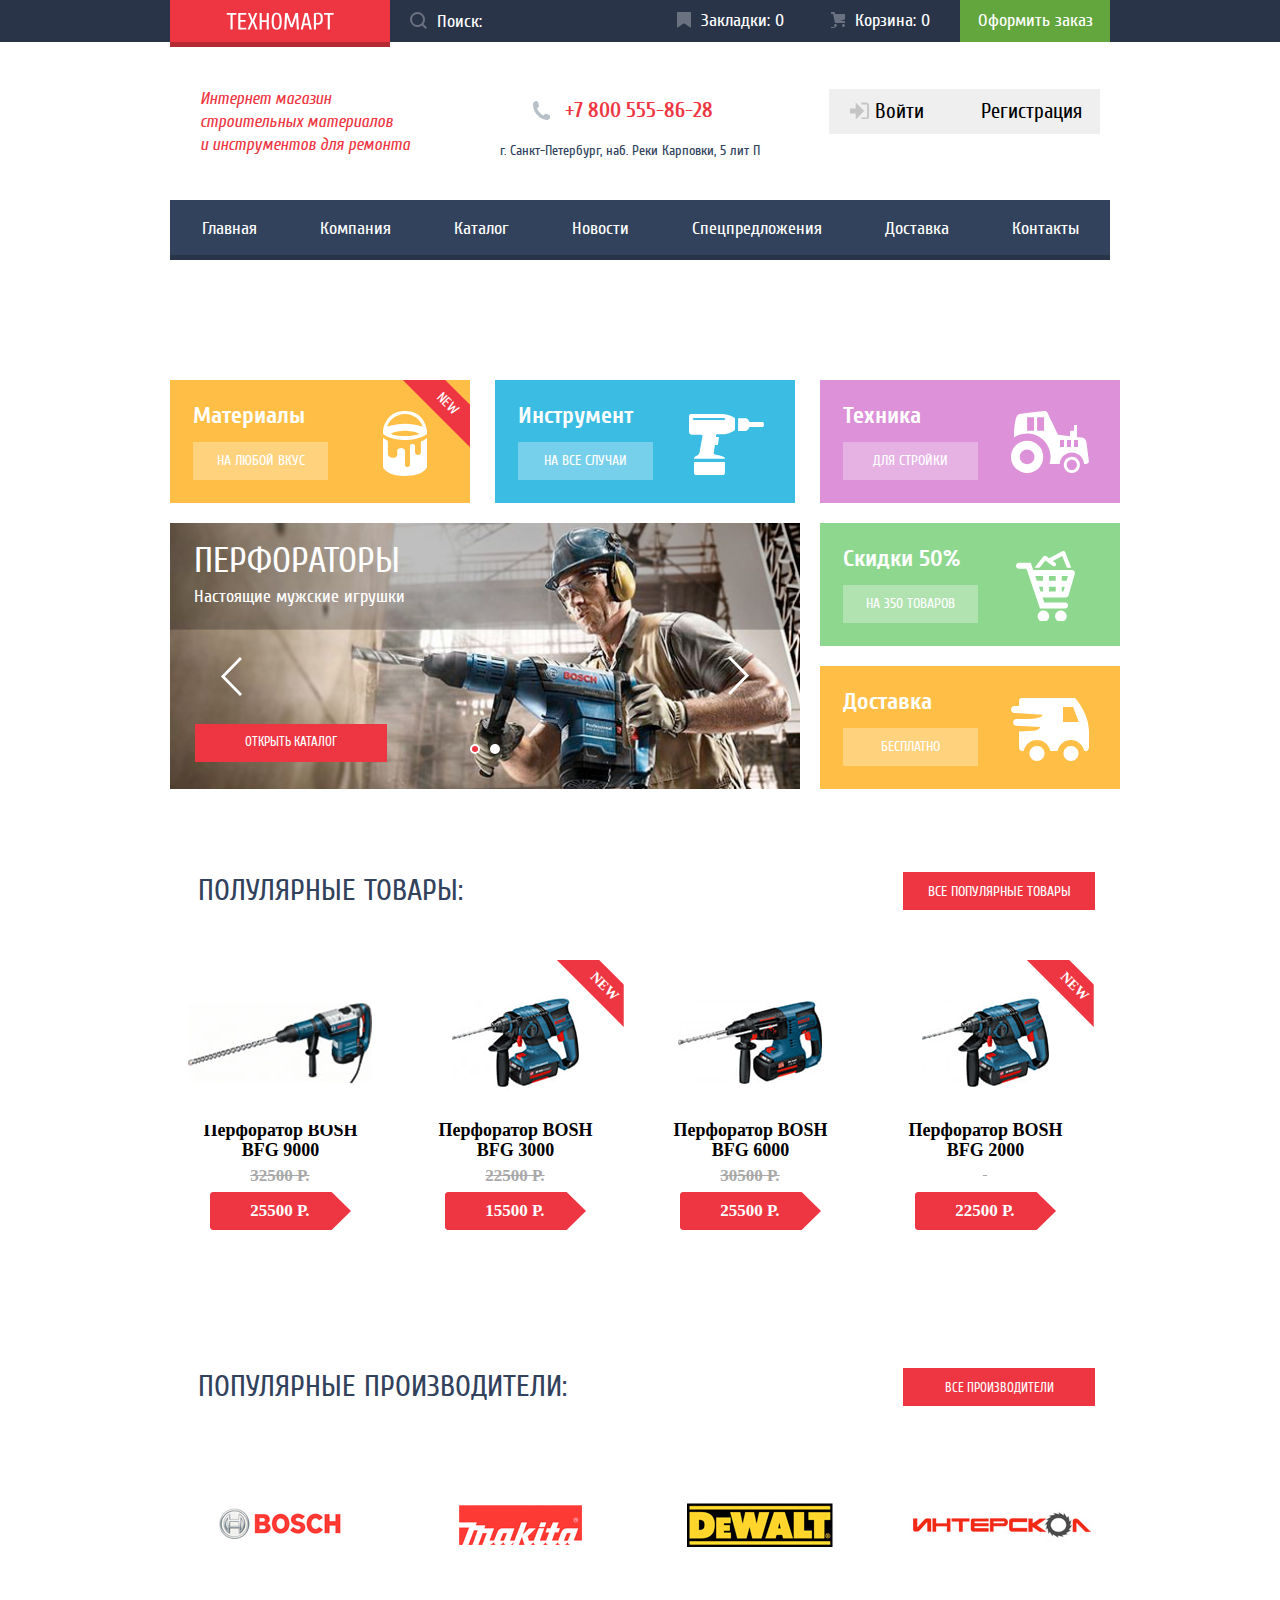
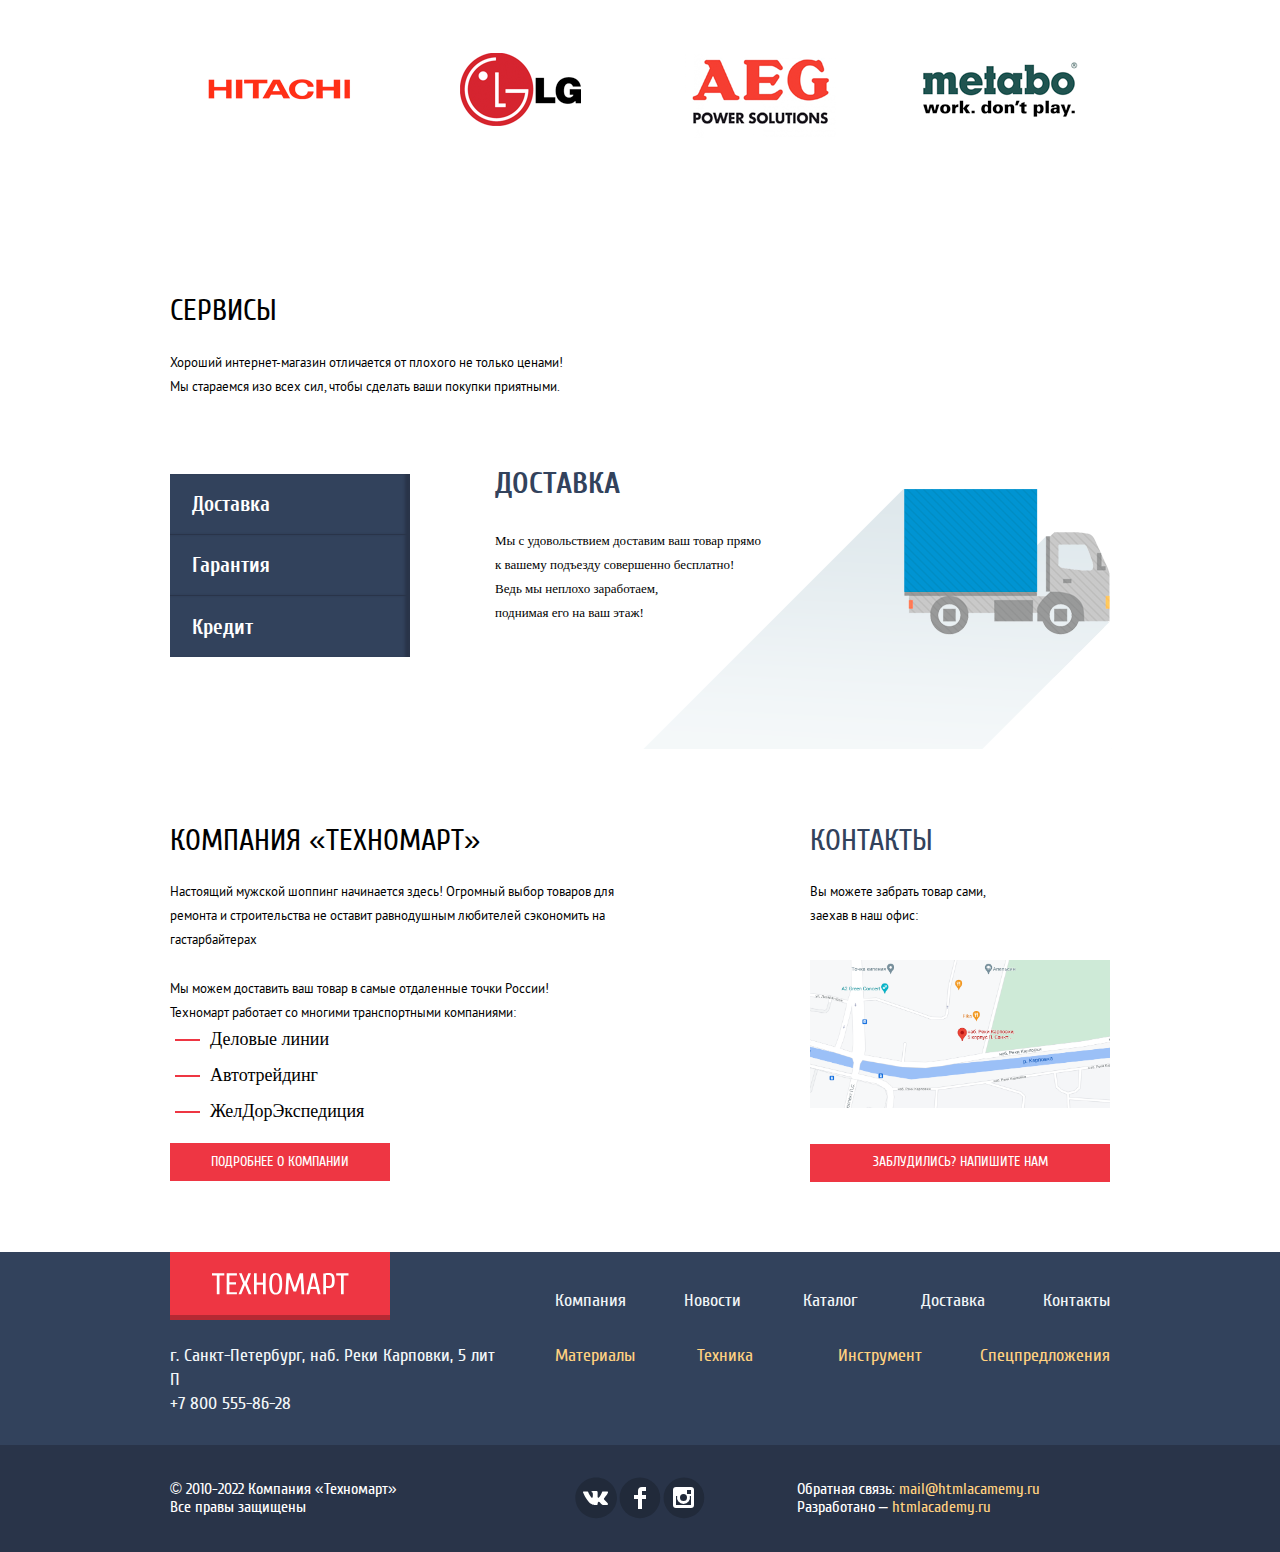
<file: index.html>
<!DOCTYPE html>
<html class="page" lang="ru">

<head>
  <meta charset="utf-8" />
  <link rel="stylesheet" href="css/normalize.css">
  <link rel="stylesheet" href="css/mincss.css">
  <link rel="icon" href="favicon.ico">
  <link rel="icon" href="favicon/ico.svg" type="image/svg+xml">
  <link rel="apple-touch-icon" href="favicon/180.png">
  <link rel="manifest" href="manifest.webmanifest">
  <title>
    Интернет магазин строительных материлов и инструментов Техномарт
  </title>
</head>

<body class="page-body">

  <!--Header-->

  <header class="main-header">
    <section class="main-header-up">
      <div class="main-header-up-container container">
        <div class="main-logo">
          <svg aria-hidden="true" focusable="false" alt="Логотип техномарт" width="108" height="18" fill="none"
            xmlns="http://www.w3.org/2000/svg">
            <path fill-rule="evenodd" clip-rule="evenodd"
              d="M103.847 2.659v14.79h-2.113V2.66h-3.756V1.015h9.626v1.644h-3.757Zm-8.135 8.698a3.02 3.02 0 0 1-1.385.986c-.556.196-1.217.294-1.984.294-.36 0-.767-.024-1.22-.07-.455-.048-.83-.102-1.128-.165v5.048h-2.113V1.25a11.07 11.07 0 0 1 1.796-.364 16.94 16.94 0 0 1 1.96-.106c.94 0 1.738.098 2.396.294.657.195 1.19.52 1.596.974.407.454.704 1.057.892 1.808.188.751.282 1.683.282 2.794 0 1.142-.09 2.097-.27 2.864-.18.767-.454 1.382-.822 1.843Zm-1.197-6.82c-.118-.564-.301-1.01-.552-1.338a1.995 1.995 0 0 0-.95-.693c-.384-.133-.842-.2-1.374-.2h-1.644v8.687h1.644c.532 0 .99-.066 1.373-.2.384-.132.7-.363.951-.692.25-.329.434-.775.552-1.338.117-.564.176-1.268.176-2.113s-.059-1.55-.176-2.113ZM82.6 13.224h-4.696l-1.056 4.226h-2.114l3.992-16.435h3.052l3.991 16.435h-2.113L82.6 13.224Zm-2.301-9.861h-.094l-1.949 8.217h3.992l-1.95-8.217ZM70.156 5.24h-.117l-3.405 10.096h-2.113L61.117 5.24H61l-.705 12.209h-2.113l.94-16.435h2.582l3.827 11.27h.094l3.827-11.27h2.582l.94 16.435H70.86L70.157 5.24ZM54.38 15.924c-.438.642-.967 1.095-1.585 1.361-.618.267-1.326.4-2.125.4-.798 0-1.506-.133-2.125-.4-.618-.266-1.146-.72-1.584-1.361-.439-.642-.771-1.507-.998-2.595-.227-1.087-.34-2.453-.34-4.097 0-1.643.113-3.009.34-4.097.227-1.087.56-1.952.998-2.594.438-.642.966-1.096 1.584-1.362C49.163.913 49.871.78 50.67.78c.799 0 1.507.133 2.125.4.618.265 1.147.72 1.585 1.361.438.642.77 1.507.998 2.594.227 1.088.34 2.454.34 4.097 0 1.644-.113 3.01-.34 4.097-.227 1.088-.56 1.953-.998 2.595ZM53.358 5.758c-.165-.908-.38-1.628-.646-2.16-.266-.533-.58-.9-.94-1.104a2.218 2.218 0 0 0-1.103-.305c-.375 0-.743.102-1.103.305-.36.204-.673.571-.94 1.104-.265.532-.48 1.252-.645 2.16-.164.907-.247 2.066-.247 3.474 0 1.41.083 2.567.247 3.475.164.908.38 1.628.646 2.16.266.532.579.9.939 1.104.36.203.728.305 1.103.305.376 0 .744-.102 1.104-.305.36-.204.673-.572.939-1.104.266-.532.481-1.252.645-2.16.165-.908.247-2.066.247-3.475 0-1.408-.082-2.567-.246-3.474ZM40.69 9.937h-4.93v7.513h-2.114V1.015h2.114v7.278h4.93V1.015h2.113V17.45h-2.113V9.937ZM29.54 17.45l-2.935-7.044-2.935 7.044h-2.113l3.522-8.452-3.17-7.983h2.113l2.583 6.574 2.582-6.574H31.3l-3.17 7.983 3.523 8.452H29.54ZM12.283 1.015h7.983v1.644h-5.87v5.4h5.165v1.643h-5.165v6.104h5.87v1.644h-7.983V1.015ZM6.648 17.45H4.535V2.659H.78V1.015h9.626v1.644H6.648v14.79Z"
              fill="#fff" />
          </svg>
        </div>
        <div class="search-container">
          <input aria-label="Поиск" class="header-search" type="search" name="search" placeholder="Поиск:" />
        </div>
        <div class="main-header-up-menu">
          <button class="bookmarks" type="button">Закладки: 0</button><button class="basket basket-index"
            type="button">Корзина: 0
          </button><button class="checkout-button" type="button">Оформить заказ</button>
        </div>
      </div>
    </section>

    <!--header-down-->

    <section class="main-header-down">
      <div class="main-header-down-container container">
        <h1>
          Интернет магазин<br />строительных материалов<br />и инструментов для
          ремонта
        </h1>
        <div class="header-contacts">
          <a class="header-phone" href="tel:+78005558628">+7 800 555-86-28</a>
          <p>г. Санкт-Петербург, наб. Реки Карповки, 5 лит П</p>
        </div>
        <div class="main-header-down-button">
          <button class="button-login" type="button">Войти</button><button class="button-regestration"
            type="button">Регистрация</button>
        </div>
      </div>
    </section>

    <!--Navigation-->
    <nav class="main-navigation">
      <ul class="navigation-list container">
        <li class="navigation-item"><a href="#">Главная</a></li>
        <li class="navigation-item"><a href="blank.html">Компания</a></li>
        <li class="navigation-item"><a href="catalog.html">Каталог</a></li>
        <li class="navigation-item"><a href="blank.html">Новости</a></li>
        <li class="navigation-item"><a href="blank.html">Спецпредложения</a></li>
        <li class="navigation-item"><a href="blank.html">Доставка</a></li>
        <li class="navigation-item"><a href="blank.html">Контакты</a></li>
      </ul>
    </nav>
  </header>

  <!--Main-->
  <!--blocks and slider-->
  <main>
    <section class="main-products container">
      <h2 class="visually-hidden">Преимущества</h2>
      <div class="main-products-containter container">
        <div class="main-products-card main-products-card-one">
          <h3>Материалы</h3>
          <a class="button-cart" href="#">На любой вкус</a>
          <div aria-hidden="true" focusable="false" class="icon-new-product">New</div>
        </div>
        <div class="main-products-card main-products-card-two">
          <h3>Инструмент</h3>
          <a class="button-cart" href="#">На все случаи</a>
        </div>
        <div class="main-products-card main-products-card-three">
          <h3>Техника</h3>
          <a class="button-cart" href="#">Для стройки</a>
        </div>
        <div class="main-products-card main-products-card-four">
          <h3>Скидки 50%</h3>
          <a class="button-cart" href="#">На 350 товаров</a>
        </div>
        <div class="main-products-card main-products-card-five">
          <h3>Доставка</h3>
          <a class="button-cart" href="#">Бесплатно</a>
        </div>

        <!--Slider-->
        <div class="slider-container">
          <div class="main-slider">
            <div class="item-slide slide-one">
              <p class="slide-text slide-title">Перфораторы</p>
              <p class="slide-text slide-description">Настоящие мужские игрушки</p>
              <img src="img/slider/slide1.jpg" width="630" height="266" alt="" />
            </div>
            <div class="item-slide slide-two">
              <p class="slide-text slide-title">Дрели</p>
              <p class="slide-text slide-description">Соседям на радость!</p>
              <img src="img/slider/slide2.jpg" width="630" height="266" alt="" />
            </div>
          </div>
          <a class="next-slider" href=""></a>
          <a class="back-slider" href=""></a>
          <a href="catalog.html" class="button button-slider">Открыть каталог</a>
          <ul class="list-dots">
            <li><button class="item-dots item-dots-one background-dots"></button></li>
            <li><button class="item-dots item-dots-two"></button></li>
          </ul>
        </div>
      </div>
    </section>

    <!--Popular goods-->
    <section class="popular-goods container">
      <div class="popular-goods-grid ">
        <div class="popular-goods-grid-title">
          <h2 class="big-title">Полулярные товары:</h2>
        </div>
        <a href="#" class="button popular-goods-grid-button">Все популярные товары</a>
        <ul class="popular-goods-list">
          <li class="popular-goods-item popular-goods-item-one">
            <div class="image-central">
              <img src="img/popular-goods/popular-goods-1.jpg" width="184" height="164"
                alt="Перфоратор BOSH BFG 90-0" />
              <button index="1" class="button button-add-goods">Купить</button>
              <button class="button button-add-bookmarks">В закладки</button>
              <div class="background-goods"></div>
            </div>
            <p class="name-good">Перфоратор BOSH BFG 9000</p>
            <p class="old-price">32500 Р.</p>
            <p class="actual-price">25500 Р.</p>
          </li>

          <li class="popular-goods-item popular-goods-two">
            <div class="image-central">
              <img src="img/popular-goods/popular-goods-2.jpg" width="127" height="122"
                alt="Перфоратор BOSH BFG 3000" />
              <button class="button button-add-goods">Купить</button>
              <button class="button button-add-bookmarks">В закладки</button>
              <div class="background-goods"></div>
            </div>
            <p class="name-good">Перфоратор BOSH BFG 3000</p>
            <p class="old-price">22500 Р.</p>
            <p class="actual-price">15500 Р.</p>
            <div class="icon-new">New</div>
          </li>

          <li class="popular-goods-item popular-goods-three">
            <div class="image-central">
              <img src="img/popular-goods/popular-goods-3.jpg" width="144" height="128"
                alt="Перфоратор BOSH BFG 6000" />
              <button class="button button-add-goods">Купить</button>
              <button class="button button-add-bookmarks">В закладки</button>
              <div class="background-goods"></div>
            </div>
            <p class="name-good">Перфоратор BOSH BFG 6000</p>
            <p class="old-price">30500 Р.</p>
            <p class="actual-price">25500 Р.</p>
          </li>

          <li class="popular-goods-item popular-goods-four">
            <div class="image-central">
              <img src="img/popular-goods/popular-goods-4.jpg" width="127" height="112"
                alt="Перфоратор BOSH BFG 2000" />
              <button class="button button-add-goods">Купить</button>
              <button class="button button-add-bookmarks">В закладки</button>
              <div class="background-goods"></div>
            </div>
            <p class="name-good">Перфоратор BOSH BFG 2000</p>
            <p class="old-price">&nbsp;</p>
            <p class="actual-price">22500 Р.</p>
            <div class="icon-new">New</div>
          </li>
        </ul>
      </div>
    </section>

    <!--Popular-manufacturers-->
    <section class="popular-manufacturers container">
      <h2 class="visually-hidden">Преимущества</h2>
      <div class="popular-manufacturers-up">
        <h2 class="big-title">Популярные производители:</h2>
        <a class="button button-manufacturers" href="#">Все производители</a>
      </div>
      <div class="popular-manufacturers-list">
        <ul>
          <li class="popular-manufacturers-item">
            <a href="">
              <img class="popular-manufacturers-img" src="img/popular-manufacturers/popular-manufacturers-1.png"
                width="126" height="37" alt="Bosh" />
            </a>
          </li>

          <li class="popular-manufacturers-item">
            <a href="">
              <img class="popular-manufacturers-img" src="img/popular-manufacturers/popular-manufacturers-2.png"
                max-width="123" max-height="40" alt="makita" />
            </a>
          </li>

          <li class="popular-manufacturers-item">
            <a href="">
              <img class="popular-manufacturers-img" src="img/popular-manufacturers/popular-manufacturers-3.png"
                max-width="146" max-height="44" alt="devalt" />
            </a>
          </li>

          <li class="popular-manufacturers-item">
            <a href="">
              <img class="popular-manufacturers-img" src="img/popular-manufacturers/popular-manufacturers-4.png"
                max-width="200" max-height="75" alt="Интерскол" />
            </a>
          </li>

          <li class="popular-manufacturers-item">
            <a href="">
              <img class="popular-manufacturers-img" src="img/popular-manufacturers/popular-manufacturers-5.png"
                max-width="169" max-height="31" alt="hitachi" />
            </a>
          </li>

          <li class="popular-manufacturers-item">
            <a href="">
              <img class="popular-manufacturers-img" src="img/popular-manufacturers/popular-manufacturers-6.png"
                max-width="121" max-height="73" alt="lg" />
            </a>
          </li>

          <li class="popular-manufacturers-item">
            <a href="">
              <img class="popular-manufacturers-img" src="img/popular-manufacturers/popular-manufacturers-7.png"
                max-width="151" max-height="96" alt="aeg" />
            </a>
          </li>

          <li class="popular-manufacturers-item">
            <a href="">
              <img class="popular-manufacturers-img" src="img/popular-manufacturers/popular-manufacturers-8.png"
                max-width="204" max-height="69" alt="metabo" />
            </a>
          </li>

        </ul>
      </div>
    </section>

    <!--Service-->
    <section class="service-grid container">
      <h2 class="big-title service-title">Сервисы</h2>
      <p class="little-text little-text-service">Хороший интернет-магазин отличается от плохого не только ценами!
        <br>Мы стараемся изо всех сил, чтобы сделать ваши покупки приятными.
      </p>

      <!--Slider-->
      <div class="service-buttons">
        <button class="service-button service-button-delivery" type="button">Доставка</button>
        <button class="service-button service-button-warranty" type="button">Гарантия</button>
        <button class="service-button service-button-credit" type="button">Кредит</button>
      </div>
      <div class="service-slider">
        <ul class="service-slider-list">
          <li class="service-slider-item service-slider-item-one current">
            <h3 class="service-slide-title">Доставка</h3>
            <p>Мы с удовольствием доставим ваш товар прямо<br>к вашему подъезду совершенно бесплатно!<br>Ведь мы неплохо
              заработаем, <br>поднимая его на ваш этаж!</p>
          </li>
          <li class="service-slider-item service-slider-item-two">
            <h3 class="service-slide-title">Гарантия</h3>
            <p>Если купленный у нас товар поломается или заискрит,<br>а также в случае пожара, спровоцированного
              его<br>возгоранием, вы всегда можете быть уверены в нашей<br>гарантии. Мы обменяем сгоревший товар на
              новый.<br>Дом уж восстановите как-нибудь сами.</p>
          </li>
          <li class="service-slider-item service-slider-item-three">
            <h3 class="service-slide-title">Кредит</h3>
            <p>Залезть в долговую яму стало проще!<br>Кредитные консультанты придут вам на помощь.</p>
            <a class="button service-slide-button" href="">Отправить заявку</a>
          </li>
        </ul>
      </div>
    </section>

    <!--Contacts-->
    <section class="delivery container">
      <h2 class="visually-hidden">Контакты</h2>
      <div class="contact-delivery">
        <h2 class="big-title">Компания «Техномарт»</h2>
        <p class="little-text little-text-one">
          Настоящий мужской шоппинг начинается здесь! Огромный выбор товаров
          для<br /> ремонта и строительства не оставит равнодушным любителей
          сэкономить на<br />
          гастарбайтерах
        </p>
        <p class="little-text little-text-two">
          Мы можем доставить ваш товар в самые отдаленные точки России!<br />
          Техномарт работает со многими транспортными компаниями:
        </p>
        <ul class="delivery-list">
          <li class="delivery-item">Деловые линии</li>
          <li class="delivery-item">Автотрейдинг</li>
          <li class="delivery-item">ЖелДорЭкспедиция</li>
        </ul>
        <a class="button button-contacts" href="blank.html">Подробнее о компании</a>
      </div>
      <div class="contact-main">
        <h2 class="big-title contact-main-contacts">Контакты</h2>
        <p class="little-text">
          Вы можете забрать товар сами,<br />
          заехав в наш офис:
        </p>
        <a class="min-map" href="#" alt="Карта" aria-hidden="true" focusable="false">
          <img aria-hidden="true" focusable="false" src="img/map.png" width="300" height="158" alt="map" /></a>
        <button class="button-usual button" type="button">Заблудились? Напишите нам</button>
      </div>
    </section>
  </main>

  <!--footer-->

  <footer class="page-footer">
    <section class="footer-up container">
      <div aria-hidden="true" focusable="false" class="footer-logo">
        <svg width="138" height="23" viewbox="0 0 138 23" fill="none" xmlns="http://www.w3.org/2000/svg">
          <path fill-rule="evenodd" clip-rule="evenodd"
            d="M132.694 3.39708V22.2971H129.994V3.39708H125.194V1.29708H137.494V3.39708H132.694ZM122.299 14.5121C121.829 15.1021 121.239 15.5221 120.529 15.7721C119.819 16.0221 118.974 16.1471 117.994 16.1471C117.534 16.1471 117.014 16.1171 116.434 16.0571C115.854 15.9971 115.374 15.9271 114.994 15.8471V22.2971H112.294V1.59707C113.054 1.37707 113.819 1.22207 114.589 1.13207C115.359 1.04207 116.194 0.99707 117.094 0.99707C118.294 0.99707 119.314 1.12207 120.154 1.37207C120.994 1.62207 121.674 2.03707 122.194 2.61707C122.714 3.19707 123.094 3.96707 123.334 4.92707C123.574 5.88707 123.694 7.07707 123.694 8.49707C123.694 9.95707 123.579 11.1771 123.349 12.1571C123.119 13.1371 122.769 13.9221 122.299 14.5121ZM120.769 5.79706C120.619 5.07706 120.384 4.50706 120.064 4.08706C119.744 3.66706 119.339 3.37206 118.849 3.20206C118.359 3.03206 117.774 2.94706 117.094 2.94706H114.994V14.0471H117.094C117.774 14.0471 118.359 13.9621 118.849 13.7921C119.339 13.6221 119.744 13.3271 120.064 12.9071C120.384 12.4871 120.619 11.9171 120.769 11.1971C120.919 10.4771 120.994 9.57706 120.994 8.49706C120.994 7.41706 120.919 6.51706 120.769 5.79706ZM105.544 16.8971H99.544L98.194 22.2971H95.494L100.594 1.29708H104.494L109.594 22.2971H106.894L105.544 16.8971ZM102.604 4.29706H102.484L99.994 14.7971H105.094L102.604 4.29706ZM89.644 6.69708H89.494L85.144 19.5971H82.444L78.094 6.69708H77.944L77.044 22.2971H74.344L75.544 1.29708H78.844L83.734 15.6971H83.854L88.744 1.29708H92.044L93.244 22.2971H90.544L89.644 6.69708ZM69.484 20.3471C68.924 21.1671 68.249 21.7471 67.459 22.0871C66.669 22.4271 65.764 22.5971 64.744 22.5971C63.724 22.5971 62.819 22.4271 62.029 22.0871C61.239 21.7471 60.564 21.1671 60.004 20.3471C59.444 19.5271 59.019 18.4221 58.729 17.0321C58.439 15.6421 58.294 13.8971 58.294 11.7971C58.294 9.69707 58.439 7.95207 58.729 6.56207C59.019 5.17207 59.444 4.06707 60.004 3.24707C60.564 2.42707 61.239 1.84707 62.029 1.50707C62.819 1.16707 63.724 0.99707 64.744 0.99707C65.764 0.99707 66.669 1.16707 67.459 1.50707C68.249 1.84707 68.924 2.42707 69.484 3.24707C70.044 4.06707 70.469 5.17207 70.759 6.56207C71.049 7.95207 71.194 9.69707 71.194 11.7971C71.194 13.8971 71.049 15.6421 70.759 17.0321C70.469 18.4221 70.044 19.5271 69.484 20.3471ZM68.179 7.35707C67.969 6.19707 67.694 5.27707 67.354 4.59707C67.014 3.91707 66.614 3.44707 66.154 3.18707C65.694 2.92707 65.224 2.79707 64.744 2.79707C64.264 2.79707 63.794 2.92707 63.334 3.18707C62.874 3.44707 62.474 3.91707 62.134 4.59707C61.794 5.27707 61.519 6.19707 61.309 7.35707C61.099 8.51707 60.994 9.99707 60.994 11.7971C60.994 13.5971 61.099 15.0771 61.309 16.2371C61.519 17.3971 61.794 18.3171 62.134 18.9971C62.474 19.6771 62.874 20.1471 63.334 20.4071C63.794 20.6671 64.264 20.7971 64.744 20.7971C65.224 20.7971 65.694 20.6671 66.154 20.4071C66.614 20.1471 67.014 19.6771 67.354 18.9971C67.694 18.3171 67.969 17.3971 68.179 16.2371C68.389 15.0771 68.494 13.5971 68.494 11.7971C68.494 9.99707 68.389 8.51707 68.179 7.35707ZM51.994 12.6971H45.694V22.2971H42.994V1.29708H45.694V10.5971H51.994V1.29708H54.694V22.2971H51.994V12.6971ZM37.745 22.2971L33.995 13.2971L30.245 22.2971H27.545L32.045 11.4971L27.995 1.29708H30.695L33.995 9.69708L37.295 1.29708H39.995L35.945 11.4971L40.445 22.2971H37.745ZM15.695 1.29708H25.895V3.39708H18.395V10.2971H24.995V12.3971H18.395V20.1971H25.895V22.2971H15.695V1.29708ZM8.495 22.2971H5.795V3.39708H0.994995V1.29708H13.295V3.39708H8.495V22.2971Z"
            fill="white" />
        </svg>
      </div>
      <div class="footer-contacts">
        <p class="footer-adres">г. Санкт-Петербург, наб. Реки Карповки, 5 лит П</p>
        <a class="footer-phone" href="tel:+78805558628">+7 800 555-86-28</a>
      </div>
      <div class="footer-menu-up">
        <ul class="footer-menu-list">
          <li><a class="footer-menu-item" href="blank.html">Компания</a></li>
          <li><a class="footer-menu-item" href="blank.html">Новости</a></li>
          <li><a class="footer-menu-item" href="catalog.html">Каталог</a></li>
          <li><a class="footer-menu-item" href="catalog.html">Доставка</a></li>
          <li><a class="footer-menu-item" href="blank.html">Контакты</a></li>
        </ul>
      </div>
      <ul class="footer-catalog-list footer-menu-down">
        <li><a class="footer-catalog-item" href="blank.html">Материалы</a></li>
        <li><a class="footer-catalog-item" href="blank.html">Техника</a></li>
        <li><a class="footer-catalog-item" href="blank.html">Инструмент</a></li>
        <li><a class="footer-catalog-item" href="blank.html">Спецпредложения</a></li>
      </ul>
    </section>

    <section class="footer-down">
      <div class="footer-down-container container">
        <div class="copyright">
          <p>© 2010-2022 Компания «Техномарт»<br />Все правы защищены</p>
        </div>
        <div class="social">
          <a aria-label="вконтакте" class="social-button social-button-vk" href="#"></a>
          <a aria-label="facebook" class="social-button social-button-fb" href="#"></a>
          <a aria-label="instagram" class="social-button social-button-ig" href="#"></a>
        </div>
        <div class="feedback">
          <div>
            <div class="footer-feedback">Обратная связь:
              <a href="mailto:mail@htmlacamemy.ru">mail@htmlacamemy.ru</a>
            </div>
          </div>
          <div>
            <div class="footer-feedback">Разработано ‒
              <a href="https://htmlacademy.ru/intensive/htmlcss">htmlacademy.ru</a>
            </div>
          </div>
        </div>
      </div>
    </section>
  </footer>

  <!--Submission form-->
  <section class="modal modal-feedback container display-none">
    <form class="modal-feedback-form" action="https://echo.htmlacademy.ru" method="post">
      <button aria-labe="Закрыть окно" class="button-close button-close-feedback" href="">
        <img class="icon-close" src="img/icon/icon-close.svg" width="21" height="21" />
      </button>
      <div class="modal-login">
        <label for="name">Ваше имя</label><br>
        <input class="modal-login-input modal-form" id="name" name="login-name" type="text" placeholder="Имя фамилия" />
      </div>
      <div class="modal-email">
        <label for="email">Ваше e-mail</label><br>
        <input class="modal-email-input modal-form" id="email" name="login-email" type="email"
          placeholder="email@example.com" />
      </div>
      <div class="modal-text">
        <label for="login-text">Текст письма</label><br>
        <textarea class="modal-text-area modal-form" id="login-text" name="textarea"
          placeholder="В свободной форме"></textarea>
      </div>
      <button class="button button-modal-feedback" type="submit">Отправить</button>
    </form>
  </section>

  <!--map-->
  <section class="container modal-map display-none">
    <div class="modal-map-form">
      <button aria-labe="Закрыть окно" class="button-close-map" href="">
        <img class="icon-close" src="img/icon/icon-close.svg" width="21" height="21" />
      </button>
      <iframe class="map-img "
        src="https://www.google.com/maps/embed?pb=!1m18!1m12!1m3!1d1996.822446556365!2d30.315220216162075!3d59.968268666669964!2m3!1f0!2f0!3f0!3m2!1i1024!2i768!4f13.1!3m3!1m2!1s0x4696315bc48a26c9%3A0x8a49e1486716f5b1!2z0L3QsNCxLiBQ0LXQutC4INCa0LDRgNC_0L7QstC60LgsIDXQnywg0KHQsNC90LrRgi3Qn9C10YLQtdGA0LHRg9GA0LMsIDE5NzAyMg!5e0!3m2!1sru!2sru!4v1648146772000!5m2!1sru!2sru"
        width="943" height="449" style="border:0;" allowfullscreen="г. Санкт-Петербург, наб. Реки Карповки, 5 лит П"
        loading="lazy" referrerpolicy="no-referrer-when-downgrade"></iframe>
    </div>
  </section>

  <!--modal basket-->

  <form class="modul container modal-basket display-none">
    <p>Товар добавлен в корзину</p>
    <div class="button-modal-basket">
      <button class="button" type="button">Оформить заказ</button>
      <button class="button-next-offer" type="button">
        Продолжить покупки
      </button>
    </div>
    <a class="icon-close" href="">
      <img src="img/icon/icon-close.svg" width="21" height="21" />
    </a>
  </form>

  <script src="js/scriptMin.js"></script>
</body>

</html>
</file>
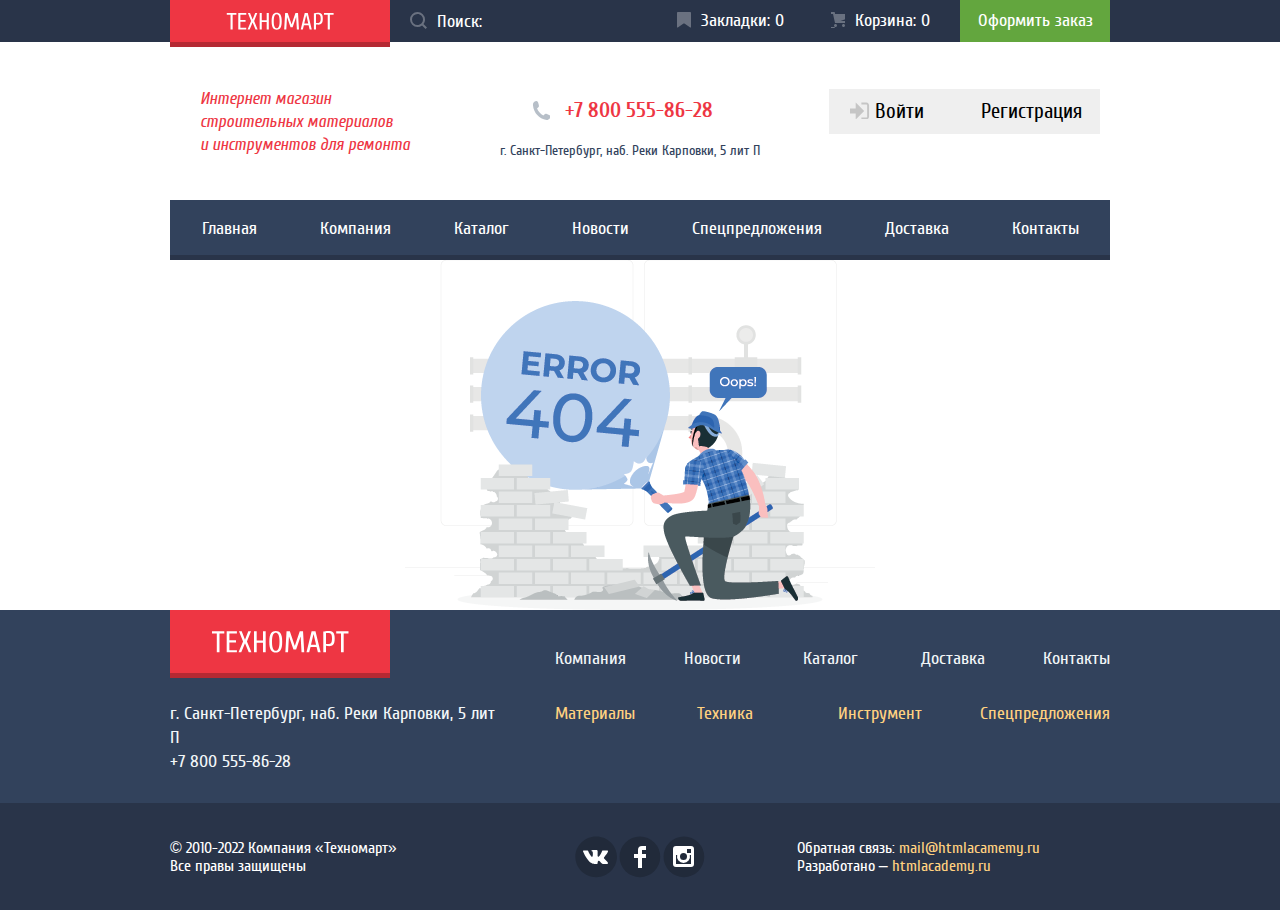
<file: blank.html>
<!DOCTYPE html>
<html class="page" lang="ru">

<head>
  <meta charset="utf-8" />
  <link rel="stylesheet" href="css/normalize.css">
  <link rel="stylesheet" href="css/mincss.css">
  <link rel="icon" href="favicon.ico">
  <link rel="icon" href="favicon/ico.svg" type="image/svg+xml">
  <link rel="apple-touch-icon" href="favicon/180.png">
  <link rel="manifest" href="manifest.webmanifest">
  <title>
    Интернет магазин строительных материлов и инструментов Техномарт
  </title>
</head>

<body class="page-body">

  <!--Header-->

  <header class="main-header">
    <section class="main-header-up">
      <div class="main-header-up-container container">
        <div aria-hidden="true" focusable="false" class="main-logo"><a href="index.html"> <svg width="108" height="18"
              fill="none" xmlns="http://www.w3.org/2000/svg">
              <path fill-rule="evenodd" clip-rule="evenodd"
                d="M103.847 2.659v14.79h-2.113V2.66h-3.756V1.015h9.626v1.644h-3.757Zm-8.135 8.698a3.02 3.02 0 0 1-1.385.986c-.556.196-1.217.294-1.984.294-.36 0-.767-.024-1.22-.07-.455-.048-.83-.102-1.128-.165v5.048h-2.113V1.25a11.07 11.07 0 0 1 1.796-.364 16.94 16.94 0 0 1 1.96-.106c.94 0 1.738.098 2.396.294.657.195 1.19.52 1.596.974.407.454.704 1.057.892 1.808.188.751.282 1.683.282 2.794 0 1.142-.09 2.097-.27 2.864-.18.767-.454 1.382-.822 1.843Zm-1.197-6.82c-.118-.564-.301-1.01-.552-1.338a1.995 1.995 0 0 0-.95-.693c-.384-.133-.842-.2-1.374-.2h-1.644v8.687h1.644c.532 0 .99-.066 1.373-.2.384-.132.7-.363.951-.692.25-.329.434-.775.552-1.338.117-.564.176-1.268.176-2.113s-.059-1.55-.176-2.113ZM82.6 13.224h-4.696l-1.056 4.226h-2.114l3.992-16.435h3.052l3.991 16.435h-2.113L82.6 13.224Zm-2.301-9.861h-.094l-1.949 8.217h3.992l-1.95-8.217ZM70.156 5.24h-.117l-3.405 10.096h-2.113L61.117 5.24H61l-.705 12.209h-2.113l.94-16.435h2.582l3.827 11.27h.094l3.827-11.27h2.582l.94 16.435H70.86L70.157 5.24ZM54.38 15.924c-.438.642-.967 1.095-1.585 1.361-.618.267-1.326.4-2.125.4-.798 0-1.506-.133-2.125-.4-.618-.266-1.146-.72-1.584-1.361-.439-.642-.771-1.507-.998-2.595-.227-1.087-.34-2.453-.34-4.097 0-1.643.113-3.009.34-4.097.227-1.087.56-1.952.998-2.594.438-.642.966-1.096 1.584-1.362C49.163.913 49.871.78 50.67.78c.799 0 1.507.133 2.125.4.618.265 1.147.72 1.585 1.361.438.642.77 1.507.998 2.594.227 1.088.34 2.454.34 4.097 0 1.644-.113 3.01-.34 4.097-.227 1.088-.56 1.953-.998 2.595ZM53.358 5.758c-.165-.908-.38-1.628-.646-2.16-.266-.533-.58-.9-.94-1.104a2.218 2.218 0 0 0-1.103-.305c-.375 0-.743.102-1.103.305-.36.204-.673.571-.94 1.104-.265.532-.48 1.252-.645 2.16-.164.907-.247 2.066-.247 3.474 0 1.41.083 2.567.247 3.475.164.908.38 1.628.646 2.16.266.532.579.9.939 1.104.36.203.728.305 1.103.305.376 0 .744-.102 1.104-.305.36-.204.673-.572.939-1.104.266-.532.481-1.252.645-2.16.165-.908.247-2.066.247-3.475 0-1.408-.082-2.567-.246-3.474ZM40.69 9.937h-4.93v7.513h-2.114V1.015h2.114v7.278h4.93V1.015h2.113V17.45h-2.113V9.937ZM29.54 17.45l-2.935-7.044-2.935 7.044h-2.113l3.522-8.452-3.17-7.983h2.113l2.583 6.574 2.582-6.574H31.3l-3.17 7.983 3.523 8.452H29.54ZM12.283 1.015h7.983v1.644h-5.87v5.4h5.165v1.643h-5.165v6.104h5.87v1.644h-7.983V1.015ZM6.648 17.45H4.535V2.659H.78V1.015h9.626v1.644H6.648v14.79Z"
                fill="#fff" /></a>
          </svg>
        </div>
        <div class="search-container">
          <input aria-label="Поиск" class="header-search" type="search" name="search" placeholder="Поиск:" />
        </div>
        <div class="main-header-up-menu">
          <button class="bookmarks" type="button">Закладки: 0</button><button class="basket basket-index"
            type="button">Корзина: 0
          </button><button class="checkout-button" type="button">Оформить заказ</button>
        </div>
      </div>
    </section>

    <!--header-down-->

    <section class="main-header-down">
      <div class="main-header-down-container container">
        <h1>
          Интернет магазин<br />строительных материалов<br />и инструментов для
          ремонта
        </h1>
        <div class="header-contacts">
          <a class="header-phone" href="tel:+78005558628">+7 800 555-86-28</a>
          <p>г. Санкт-Петербург, наб. Реки Карповки, 5 лит П</p>
        </div>
        <div class="main-header-down-button">
          <button class="button-login" type="button">Войти</button><button class="button-regestration"
            type="button">Регистрация</button>
        </div>
      </div>
    </section>

    <!--Navigation-->
    <nav class="main-navigation">
      <ul class="navigation-list container">
        <li class="navigation-item"><a href="index.html">Главная</a></li>
        <li class="navigation-item"><a href="blank.html">Компания</a></li>
        <li class="navigation-item"><a href="catalog.html">Каталог</a></li>
        <li class="navigation-item"><a href="blank.html">Новости</a></li>
        <li class="navigation-item"><a href="blank.html">Спецпредложения</a></li>
        <li class="navigation-item"><a href="blank.html">Доставка</a></li>
        <li class="navigation-item"><a href="blank.html">Контакты</a></li>
      </ul>
    </nav>
  </header>

  <div class="container">
    <img class="blank" src="img/404.png" alt="404">
  </div>

  <!--footer-->
  <footer class="page-footer page-footer-blank">
    <section class="footer-up container">
      <div aria-hidden="true" focusable="false" class="footer-logo"><a href="index.html">
          <svg width="138" height="23" viewbox="0 0 138 23" fill="none" xmlns="http://www.w3.org/2000/svg">
            <path fill-rule="evenodd" clip-rule="evenodd"
              d="M132.694 3.39708V22.2971H129.994V3.39708H125.194V1.29708H137.494V3.39708H132.694ZM122.299 14.5121C121.829 15.1021 121.239 15.5221 120.529 15.7721C119.819 16.0221 118.974 16.1471 117.994 16.1471C117.534 16.1471 117.014 16.1171 116.434 16.0571C115.854 15.9971 115.374 15.9271 114.994 15.8471V22.2971H112.294V1.59707C113.054 1.37707 113.819 1.22207 114.589 1.13207C115.359 1.04207 116.194 0.99707 117.094 0.99707C118.294 0.99707 119.314 1.12207 120.154 1.37207C120.994 1.62207 121.674 2.03707 122.194 2.61707C122.714 3.19707 123.094 3.96707 123.334 4.92707C123.574 5.88707 123.694 7.07707 123.694 8.49707C123.694 9.95707 123.579 11.1771 123.349 12.1571C123.119 13.1371 122.769 13.9221 122.299 14.5121ZM120.769 5.79706C120.619 5.07706 120.384 4.50706 120.064 4.08706C119.744 3.66706 119.339 3.37206 118.849 3.20206C118.359 3.03206 117.774 2.94706 117.094 2.94706H114.994V14.0471H117.094C117.774 14.0471 118.359 13.9621 118.849 13.7921C119.339 13.6221 119.744 13.3271 120.064 12.9071C120.384 12.4871 120.619 11.9171 120.769 11.1971C120.919 10.4771 120.994 9.57706 120.994 8.49706C120.994 7.41706 120.919 6.51706 120.769 5.79706ZM105.544 16.8971H99.544L98.194 22.2971H95.494L100.594 1.29708H104.494L109.594 22.2971H106.894L105.544 16.8971ZM102.604 4.29706H102.484L99.994 14.7971H105.094L102.604 4.29706ZM89.644 6.69708H89.494L85.144 19.5971H82.444L78.094 6.69708H77.944L77.044 22.2971H74.344L75.544 1.29708H78.844L83.734 15.6971H83.854L88.744 1.29708H92.044L93.244 22.2971H90.544L89.644 6.69708ZM69.484 20.3471C68.924 21.1671 68.249 21.7471 67.459 22.0871C66.669 22.4271 65.764 22.5971 64.744 22.5971C63.724 22.5971 62.819 22.4271 62.029 22.0871C61.239 21.7471 60.564 21.1671 60.004 20.3471C59.444 19.5271 59.019 18.4221 58.729 17.0321C58.439 15.6421 58.294 13.8971 58.294 11.7971C58.294 9.69707 58.439 7.95207 58.729 6.56207C59.019 5.17207 59.444 4.06707 60.004 3.24707C60.564 2.42707 61.239 1.84707 62.029 1.50707C62.819 1.16707 63.724 0.99707 64.744 0.99707C65.764 0.99707 66.669 1.16707 67.459 1.50707C68.249 1.84707 68.924 2.42707 69.484 3.24707C70.044 4.06707 70.469 5.17207 70.759 6.56207C71.049 7.95207 71.194 9.69707 71.194 11.7971C71.194 13.8971 71.049 15.6421 70.759 17.0321C70.469 18.4221 70.044 19.5271 69.484 20.3471ZM68.179 7.35707C67.969 6.19707 67.694 5.27707 67.354 4.59707C67.014 3.91707 66.614 3.44707 66.154 3.18707C65.694 2.92707 65.224 2.79707 64.744 2.79707C64.264 2.79707 63.794 2.92707 63.334 3.18707C62.874 3.44707 62.474 3.91707 62.134 4.59707C61.794 5.27707 61.519 6.19707 61.309 7.35707C61.099 8.51707 60.994 9.99707 60.994 11.7971C60.994 13.5971 61.099 15.0771 61.309 16.2371C61.519 17.3971 61.794 18.3171 62.134 18.9971C62.474 19.6771 62.874 20.1471 63.334 20.4071C63.794 20.6671 64.264 20.7971 64.744 20.7971C65.224 20.7971 65.694 20.6671 66.154 20.4071C66.614 20.1471 67.014 19.6771 67.354 18.9971C67.694 18.3171 67.969 17.3971 68.179 16.2371C68.389 15.0771 68.494 13.5971 68.494 11.7971C68.494 9.99707 68.389 8.51707 68.179 7.35707ZM51.994 12.6971H45.694V22.2971H42.994V1.29708H45.694V10.5971H51.994V1.29708H54.694V22.2971H51.994V12.6971ZM37.745 22.2971L33.995 13.2971L30.245 22.2971H27.545L32.045 11.4971L27.995 1.29708H30.695L33.995 9.69708L37.295 1.29708H39.995L35.945 11.4971L40.445 22.2971H37.745ZM15.695 1.29708H25.895V3.39708H18.395V10.2971H24.995V12.3971H18.395V20.1971H25.895V22.2971H15.695V1.29708ZM8.495 22.2971H5.795V3.39708H0.994995V1.29708H13.295V3.39708H8.495V22.2971Z"
              fill="white" />
          </svg></a>
      </div>
      <div class="footer-contacts">
        <p class="footer-adres">г. Санкт-Петербург, наб. Реки Карповки, 5 лит П</p>
        <a class="footer-phone" href="tel:+78805558628">+7 800 555-86-28</a>
      </div>
      <div class="footer-menu-up">
        <ul class="footer-menu-list">
          <li><a class="footer-menu-item" href="blank.html">Компания</a></li>
          <li><a class="footer-menu-item" href="blank.html">Новости</a></li>
          <li><a class="footer-menu-item" href="catalog.html">Каталог</a></li>
          <li><a class="footer-menu-item" href="catalog.html">Доставка</a></li>
          <li><a class="footer-menu-item" href="blank.html">Контакты</a></li>
        </ul>
      </div>
      <ul class="footer-catalog-list footer-menu-down">
        <li><a class="footer-catalog-item" href="blank.html">Материалы</a></li>
        <li><a class="footer-catalog-item" href="blank.html">Техника</a></li>
        <li><a class="footer-catalog-item" href="blank.html">Инструмент</a></li>
        <li><a class="footer-catalog-item" href="blank.html">Спецпредложения</a></li>
      </ul>
    </section>

    <section class="footer-down">
      <div class="footer-down-container container">
        <div class="copyright">
          <p>© 2010-2022 Компания «Техномарт»<br />Все правы защищены</p>
        </div>
        <div class="social">
          <a aria-label="вконтакте" class="social-button social-button-vk" href="#"></a>
          <a aria-label="facebook" class="social-button social-button-fb" href="#"></a>
          <a aria-label="instagram" class="social-button social-button-ig" href="#"></a>
        </div>
        <div class="feedback">
          <div>
            <div class="footer-feedback">Обратная связь:
              <a href="mailto:mail@htmlacamemy.ru">mail@htmlacamemy.ru</a>
            </div>
          </div>
          <div>
            <div class="footer-feedback">Разработано ‒
              <a href="https://htmlacademy.ru/intensive/htmlcss">htmlacademy.ru</a>
            </div>
          </div>
        </div>
      </div>
    </section>
  </footer>
</body>

</html>
</file>
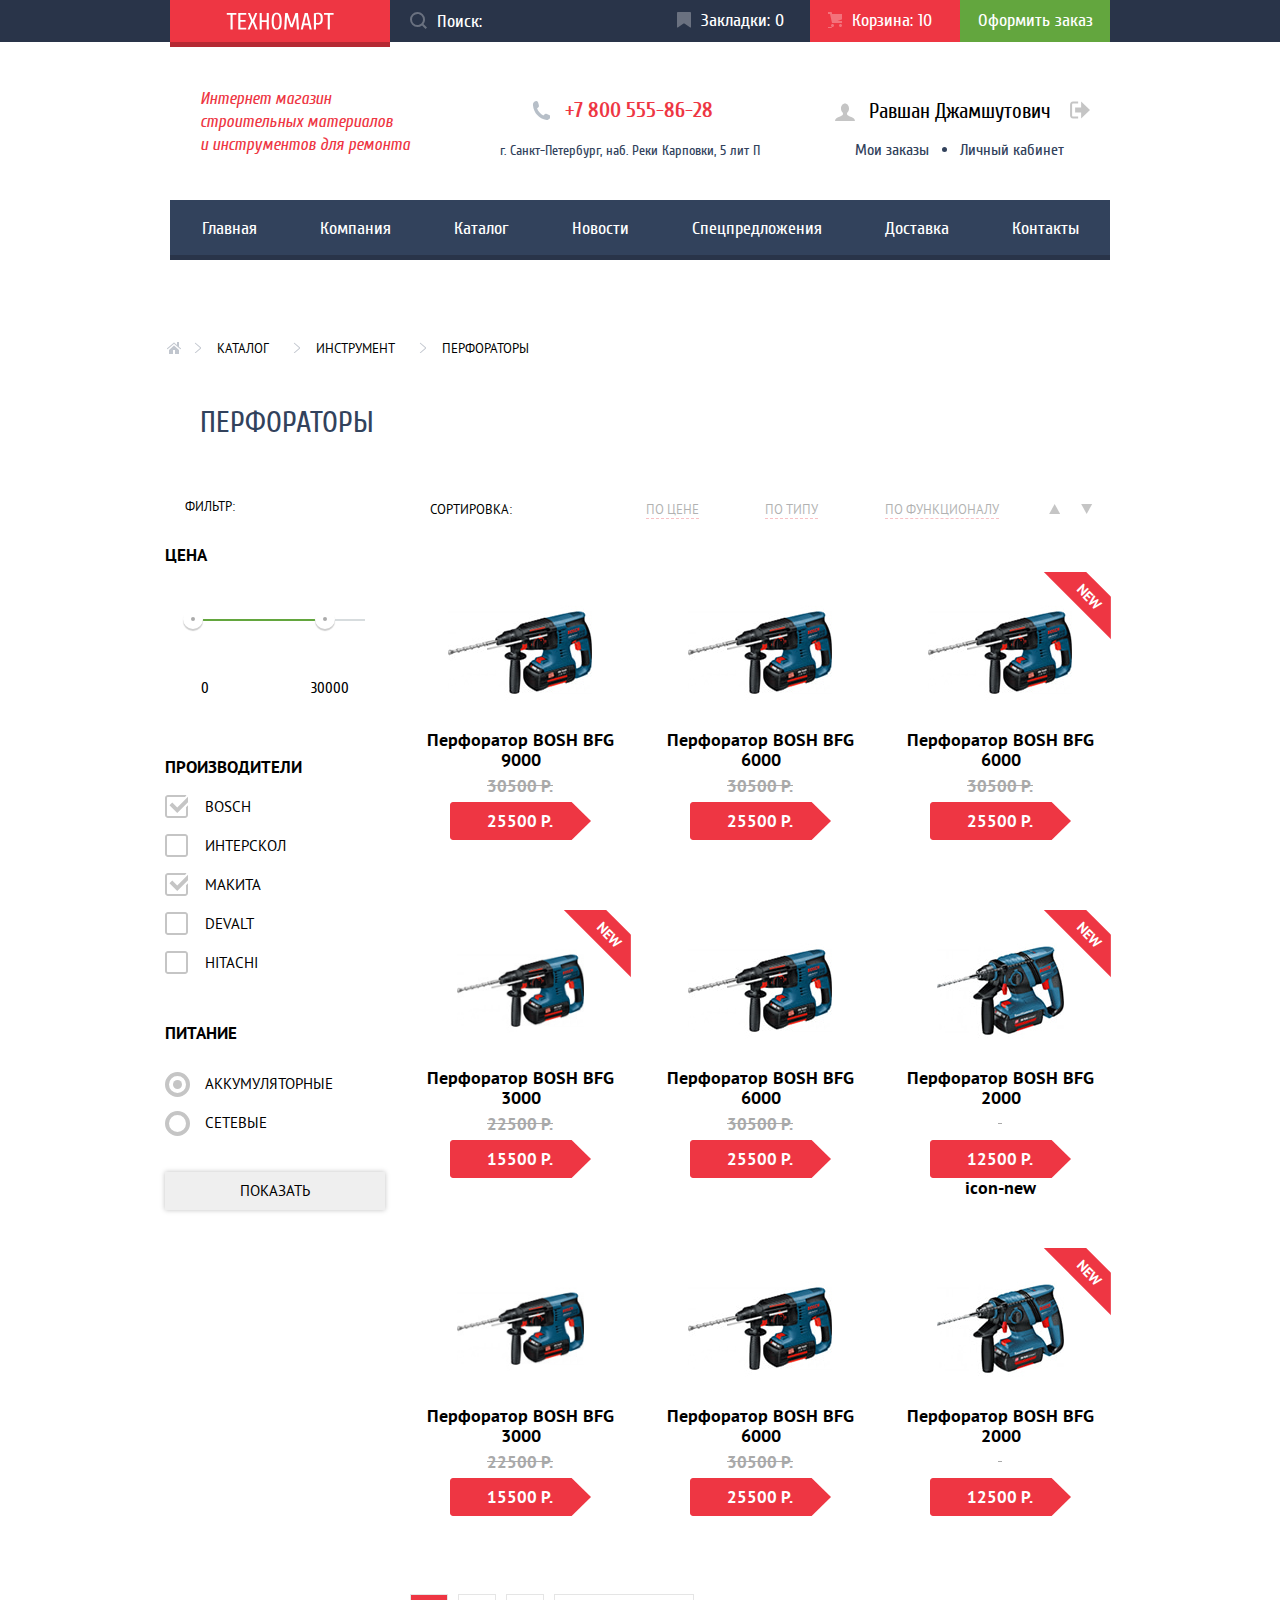
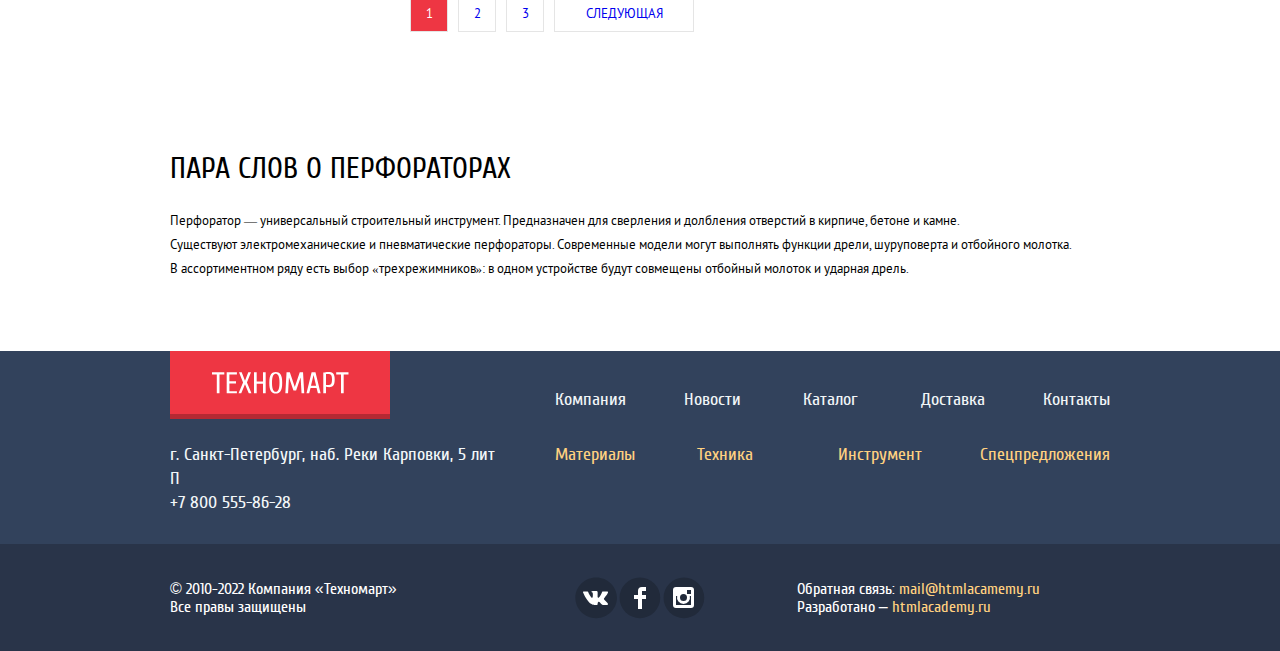
<file: catalog.html>
<!DOCTYPE html>
<html class="page" lang="ru">

<head>
  <meta charset="utf-8" />
  <link rel="stylesheet" href="css/normalize.css">
  <link rel="stylesheet" href="css/mincss.css">
  <link rel="icon" href="favicon.ico">
  <link rel="icon" href="favicon/ico.svg" type="image/svg+xml">
  <link rel="apple-touch-icon" href="favicon/180.png">
  <link rel="manifest" href="manifest.webmanifest">
  <title>
    Интернет магазин строительных материлов и инструментов Техномарт
  </title>
</head>

<body class="page-body">

  <!--Header-->

  <header class="main-header">
    <section class="main-header-up">
      <div class="main-header-up-container container">
        <div aria-hidden="true" focusable="false" class="main-logo"><a href="index.html"> <svg width="108" height="18"
              fill="none" xmlns="http://www.w3.org/2000/svg">
              <path fill-rule="evenodd" clip-rule="evenodd"
                d="M103.847 2.659v14.79h-2.113V2.66h-3.756V1.015h9.626v1.644h-3.757Zm-8.135 8.698a3.02 3.02 0 0 1-1.385.986c-.556.196-1.217.294-1.984.294-.36 0-.767-.024-1.22-.07-.455-.048-.83-.102-1.128-.165v5.048h-2.113V1.25a11.07 11.07 0 0 1 1.796-.364 16.94 16.94 0 0 1 1.96-.106c.94 0 1.738.098 2.396.294.657.195 1.19.52 1.596.974.407.454.704 1.057.892 1.808.188.751.282 1.683.282 2.794 0 1.142-.09 2.097-.27 2.864-.18.767-.454 1.382-.822 1.843Zm-1.197-6.82c-.118-.564-.301-1.01-.552-1.338a1.995 1.995 0 0 0-.95-.693c-.384-.133-.842-.2-1.374-.2h-1.644v8.687h1.644c.532 0 .99-.066 1.373-.2.384-.132.7-.363.951-.692.25-.329.434-.775.552-1.338.117-.564.176-1.268.176-2.113s-.059-1.55-.176-2.113ZM82.6 13.224h-4.696l-1.056 4.226h-2.114l3.992-16.435h3.052l3.991 16.435h-2.113L82.6 13.224Zm-2.301-9.861h-.094l-1.949 8.217h3.992l-1.95-8.217ZM70.156 5.24h-.117l-3.405 10.096h-2.113L61.117 5.24H61l-.705 12.209h-2.113l.94-16.435h2.582l3.827 11.27h.094l3.827-11.27h2.582l.94 16.435H70.86L70.157 5.24ZM54.38 15.924c-.438.642-.967 1.095-1.585 1.361-.618.267-1.326.4-2.125.4-.798 0-1.506-.133-2.125-.4-.618-.266-1.146-.72-1.584-1.361-.439-.642-.771-1.507-.998-2.595-.227-1.087-.34-2.453-.34-4.097 0-1.643.113-3.009.34-4.097.227-1.087.56-1.952.998-2.594.438-.642.966-1.096 1.584-1.362C49.163.913 49.871.78 50.67.78c.799 0 1.507.133 2.125.4.618.265 1.147.72 1.585 1.361.438.642.77 1.507.998 2.594.227 1.088.34 2.454.34 4.097 0 1.644-.113 3.01-.34 4.097-.227 1.088-.56 1.953-.998 2.595ZM53.358 5.758c-.165-.908-.38-1.628-.646-2.16-.266-.533-.58-.9-.94-1.104a2.218 2.218 0 0 0-1.103-.305c-.375 0-.743.102-1.103.305-.36.204-.673.571-.94 1.104-.265.532-.48 1.252-.645 2.16-.164.907-.247 2.066-.247 3.474 0 1.41.083 2.567.247 3.475.164.908.38 1.628.646 2.16.266.532.579.9.939 1.104.36.203.728.305 1.103.305.376 0 .744-.102 1.104-.305.36-.204.673-.572.939-1.104.266-.532.481-1.252.645-2.16.165-.908.247-2.066.247-3.475 0-1.408-.082-2.567-.246-3.474ZM40.69 9.937h-4.93v7.513h-2.114V1.015h2.114v7.278h4.93V1.015h2.113V17.45h-2.113V9.937ZM29.54 17.45l-2.935-7.044-2.935 7.044h-2.113l3.522-8.452-3.17-7.983h2.113l2.583 6.574 2.582-6.574H31.3l-3.17 7.983 3.523 8.452H29.54ZM12.283 1.015h7.983v1.644h-5.87v5.4h5.165v1.643h-5.165v6.104h5.87v1.644h-7.983V1.015ZM6.648 17.45H4.535V2.659H.78V1.015h9.626v1.644H6.648v14.79Z"
                fill="#fff" /></a>
          </svg>
        </div>
        <div class="search-container">
          <input class="header-search" type="search" name="search" placeholder="Поиск:" />
        </div>
        <div class="main-header-up-menu">
          <button class="bookmarks" type="button">Закладки: 0</button><button class="basket" type="button">Корзина: 10
          </button><button class="checkout-button" type="button">Оформить заказ</button>
        </div>
      </div>
    </section>

    <!--header-down-->

    <section class="main-header-down">
      <div class="main-header-down-container container">
        <h1>
          Интернет магазин<br />строительных материалов<br />и инструментов для
          ремонта
        </h1>
        <div class="header-contacts">
          <a class="header-phone" href="tel:+78005558628">+7 800 555-86-28</a>
          <p>г. Санкт-Петербург, наб. Реки Карповки, 5 лит П</p>
        </div>
        <div class="main-header-down-button-catalog">
          <a href="" class="login-name">Равшан Джамшутович</a>
          <a class="name-icon" href="#">
            <svg aria-label="Выход" width="20" height="18" viewbox="0 0 20 18" fill="none"
              xmlns="http://www.w3.org/2000/svg">
              <path d="M20 9L11.125 0.5V6.5H5.125V11.5H11.125V17.5L20 9Z" fill="#C5C5C5" />
              <path
                d="M2.10604 14.452V3.548C2.12404 3.172 2.27704 2.491 3.11604 2.491H8.14304V0.5H3.11604C0.938036 0.5 0.112036 2.31 0.0870361 3.527V14.473C0.112036 15.689 0.938036 17.5 3.11604 17.5H8.14304V15.51H3.11604C2.27704 15.51 2.12404 14.827 2.10604 14.452Z"
                fill="#C5C5C5" />
            </svg>
          </a>
          <a href="" class="main-header-down-button-catalog-link main-header-down-button-catalog-link-one">Мои
            заказы</a>
          <a href="" class="main-header-down-button-catalog-link main-header-down-button-catalog-link-two">Личный
            кабинет</a>
        </div>
      </div>
    </section>

    <!--Navigation-->
    <nav class="main-navigation">
      <ul class="navigation-list container">
        <li class="navigation-item"><a href="index.html">Главная</a></li>
        <li class="navigation-item"><a href="blank.html">Компания</a></li>
        <li class="navigation-item"><a href="catalog.html">Каталог</a></li>
        <li class="navigation-item"><a href="blank.html">Новости</a></li>
        <li class="navigation-item"><a href="blank.html">Спецпредложения</a></li>
        <li class="navigation-item"><a href="blank.html">Доставка</a></li>
        <li class="navigation-item"><a href="blank.html">Контакты</a></li>
      </ul>
    </nav>
  </header>

  <!--main-block-->

  <main class="container">
    <div class="catalog-grid">
      <div class="bread-crumbs">
        <ul class="bread-crumbs-list">
          <li class="bread-crumbs-item bread-crumbs-item-catalog"><a href="#">Каталог</a></li>
          <li class="bread-crumbs-item"><a href="#">Инструмент</a></li>
          <li class="bread-crumbs-item">Перфораторы</li>
        </ul>
      </div>

      <!--Sort-->

      <section class="sorting">
        <ul class="sorting-list">
          <li class="sorting-item sorting-item-title">Сортировка:</li>
          <li class="sorting-item"><a aria-label="Сортировка по цене" href="#" active>По цене</a></li>
          <li class="sorting-item"><a aria-label="Сортировка по типу" href="#">По типу</a></li>
          <li class="sorting-item"><a aria-label="Сортировка по функционалу" href="#">По функционалу</a></li>
          <li class="sorting-up"><a href="#"><svg aria-label="Отсортировать от меньшего к большему" width="12"
                height="10" viewbox="0 0 12 10" fill="none" xmlns="http://www.w3.org/2000/svg">
                <path d="M5.66241 0L11.1624 10L0.162415 10" fill="#C5C5C5" />
              </svg></a></li>
          <li class="sorting-down"><a href="#"><svg aria-label="Отсортировать от большего к меньшему" width="12"
                height="10" viewbox="0 0 12 10" fill="none" xmlns="http://www.w3.org/2000/svg">
                <path d="M5.66241 10L0.162415 0H11.1624" fill="#C5C5C5" />
              </svg></a></li>
        </ul>
      </section>

      <!--Filters-->

      <div class="title-goods">
        <h2>Перфораторы</h2>
      </div>
      <section class="filters">
        <h2>Фильтр:</h2>
        <form class="filter-form" method="get" action="https://echo.htmlacademy.ru">
          <fieldset class="filter-list">
            <legend>Цена</legend>
            <div class="range-filter">
              <div class="range-control">
                <div class="scale">
                  <div class="bar" style="width:80%;"></div>
                </div>
                <div class="toggle toggle-min" tabindex="0" style="left:8%;"></div>
                <div class=" toggle toggle-max" tabindex="0" style="left:68%;"></div>
              </div>
              <div class="price-control">
                <label class="min-price">
                  <input aria-label="Минимальное значение цены" type="number" name="mix-price" value="0">
                </label>
                <label class="max-price">
                  <input aria-label="Максимальное значение цены" type="number" name="max-price" value="30000">
                </label>
              </div>
            </div>
          </fieldset>
          <fieldset class="filter-list">
            <legend>Производители</legend>
            <ul>
              <li class="filter-option">
                <input class="filter-item visually-hidden" type="checkbox" name="bosh" id="bosh-filter" checked />
                <label for="bosh-filter">BOSCH</label>
              </li>
              <li class="filter-option">
                <input class="filter-item visually-hidden" type="checkbox" name="interskol" id="interskol-filter" />
                <label for="interskol-filter">Интерскол</label>
              </li>
              <li class="filter-option">
                <input class="filter-item visually-hidden" type="checkbox" name="makita" id="makita-filter" checked />
                <label for="makita-filter">Макита</label>
              </li>
              <li class="filter-option">
                <input class="filter-item visually-hidden" type="checkbox" name="davelt" id="devalt-filter" />
                <label for="devalt-filter">DEVALT</label>
              </li>
              <li class="filter-option">
                <input class="filter-item visually-hidden" type="checkbox" name="hitachi" id="hitachi-filter" />
                <label for="hitachi-filter">HITACHI</label>
              </li>
            </ul>
          </fieldset>
          <fieldset class="filter-list filter-list-two">
            <legend>Питание</legend>
            <ul class="filter-form-two">
              <li class="filter-option">
                <input class="filter-radio visually-hidden" type="radio" name="power_filter" id="rechargeable_filter"
                  checked />
                <label for="rechargeable_filter">Аккумуляторные</label>
              </li>
              <li class="filter-option">
                <input class="filter-radio visually-hidden" type="radio" name="power_filter" id="network_filter" />
                <label for="network_filter">Сетевые</label>
              </li>
            </ul>
          </fieldset>
          <button class="button-filters" type="submit" tabindex="0">
            Показать
          </button>
        </form>
      </section>


      <!--catalog goods-->
      <section class="catalog-goods">
        <h2 class="visually-hidden">Каталог товаров</h2>
        <ul class="catalog-goods-list">
          <li class="catalog-goods-item catalog-goods-item-1">
            <div class="image-central">
              <img src="img/catalog/goods-1.jpg" width="144" height="128" alt="Перфоратор BOSH BFG 9000" />
              <button type="button" class="button button-add-goods">Купить</button>
              <button class="button button-add-bookmarks">В закладки</button>
              <div class="background-goods"></div>
            </div>
            <p class="name-good">Перфоратор BOSH BFG 9000</p>
            <p class="old-price">30500 Р.</p>
            <p class="actual-price">25500 Р.</p>
          </li>

          <li class="catalog-goods-item catalog-goods-item-2">
            <div class="image-central">
              <img src="img/catalog/goods-1.jpg" width="144" height="128" alt="Перфоратор BOSH BFG 6000" />
              <button class="button button-add-goods">Купить</button>
              <button class="button button-add-bookmarks">В закладки</button>
              <div class="background-goods"></div>
            </div>
            <p class="name-good">Перфоратор BOSH BFG 6000</p>
            <p class="old-price">30500 Р.</p>
            <p class="actual-price">25500 Р.</p>
          </li>

          <li class="catalog-goods-item catalog-goods-item-3">
            <div class="image-central">
              <img src="img/catalog/goods-1.jpg" width="144" height="128" alt="Перфоратор BOSH BFG 6000" />
              <button class="button button-add-goods">Купить</button>
              <button class="button button-add-bookmarks">В закладки</button>
              <div class="background-goods"></div>
            </div>
            <p class="name-good">Перфоратор BOSH BFG 6000</p>
            <p class="old-price">30500 Р.</p>
            <p class="actual-price">25500 Р.</p>
            <div class="icon-new">New</div>
          </li>

          <li class="catalog-goods-item catalog-goods-item-4">
            <div class="image-central">
              <img src="img/catalog/goods-2.jpg" width="127" height="112" alt="Перфоратор BOSH BFG 3000" />
              <button class="button button-add-goods">Купить</button>
              <button class="button button-add-bookmarks">В закладки</button>
              <div class="background-goods"></div>
            </div>
            <p class="name-good">Перфоратор BOSH BFG 3000</p>
            <p class="old-price">22500 Р.</p>
            <p class="actual-price">15500 Р.</p>
            <div class="icon-new">New</div>
          </li>

          <li class="catalog-goods-item catalog-goods-item-5">
            <div class="image-central">
              <img src="img/catalog/goods-1.jpg" width="144" height="128" alt="Перфоратор BOSH BFG 6000" />
              <button class="button button-add-goods">Купить</button>
              <button class="button button-add-bookmarks">В закладки</button>
              <div class="background-goods"></div>
            </div>
            <p class="name-good">Перфоратор BOSH BFG 6000</p>
            <p class="old-price">30500 Р.</p>
            <p class="actual-price">25500 Р.</p>
          </li>

          <li class="catalog-goods-item catalog-goods-item-6">
            <div class="image-central">
              <img src="img/catalog/goods-3.jpg" width="127" height="112" alt="Перфоратор BOSH BFG 2000" />
              <button class="button button-add-goods">Купить</button>
              <button class="button button-add-bookmarks">В закладки</button>
              <div class="background-goods"></div>
            </div>
            <p class="name-good">Перфоратор BOSH BFG 2000</p>
            <p class="old-price">&nbsp;</p>
            <p class="actual-price">12500 Р.</p>
            <div class="icon-new">New</div>icon-new
          </li>

          <li class="catalog-goods-item catalog-goods-item-7">
            <div class="image-central">
              <img src="img/catalog/goods-2.jpg" width="127" height="112" alt="Перфоратор BOSH BFG 3000" />
              <button class="button button-add-goods">Купить</button>
              <button class="button button-add-bookmarks">В закладки</button>
              <div class="background-goods"></div>
            </div>
            <p class="name-good">Перфоратор BOSH BFG 3000</p>
            <p class="old-price">22500 Р.</p>
            <p class="actual-price">15500 Р.</p>
          </li>

          <li class="catalog-goods-item catalog-goods-item-8">
            <div class="image-central">
              <img src="img/catalog/goods-1.jpg" width="144" height="128" alt="Перфоратор BOSH BFG 6000" />
              <button class="button button-add-goods">Купить</button>
              <button class="button button-add-bookmarks">В закладки</button>
              <div class="background-goods"></div>
            </div>
            <p class="name-good">Перфоратор BOSH BFG 6000</p>
            <p class="old-price">30500 Р.</p>
            <p class="actual-price">25500 Р.</p>
          </li>

          <li class="catalog-goods-item catalog-goods-item-9">
            <div class="image-central">
              <img src="img/catalog/goods-3.jpg" width="127" height="112" alt="Перфоратор BOSH BFG 2000" />
              <button class="button button-add-goods">Купить</button>
              <button class="button button-add-bookmarks">В закладки</button>
              <div class="background-goods"></div>
            </div>
            <p class="name-good">Перфоратор BOSH BFG 2000</p>
            <p class="old-price">&nbsp;</p>
            <p class="actual-price">12500 Р.</p>
            <div class="icon-new">New</div>
          </li>
        </ul>

        <!--pagination-->

        <ul class="pagination">
          <li class="pagination-item pagination-item-first">
            <a href="">1</a>
          </li>
          <li class="pagination-item">
            <a href="#">2</a>
          </li>
          <li class="pagination-item">
            <a href="#">3</a>
          </li>
          <li class="pagination-item"><a href="#">Следующая</a></li>
        </ul>
      </section>

      <!--Пара слов-->
      <section class="text-up-footer">
        <h2 class="big-title">Пара слов о перфораторах</h2>
        <p>
          Перфоратор — универсальный строительный инструмент. Предназначен для
          сверления и долбления отверстий в кирпиче, бетоне и камне.
          <br>
          Существуют электромеханические и пневматические перфораторы.
          Современные модели могут выполнять функции дрели, шуруповерта и
          отбойного молотка.
          <br>
          В ассортиментном ряду есть выбор «трехрежимников»: в одном
          устройстве будут совмещены отбойный молоток и ударная дрель.
        </p>
      </section>
    </div>
  </main>

  <!--footer-->
  <footer class="page-footer">
    <section class="footer-up container">
      <div aria-hidden="true" focusable="false" class="footer-logo">
        <a href="index.html"><svg width="138" height="23" viewbox="0 0 138 23" fill="none"
            xmlns="http://www.w3.org/2000/svg">
            <path fill-rule="evenodd" clip-rule="evenodd"
              d="M132.694 3.39708V22.2971H129.994V3.39708H125.194V1.29708H137.494V3.39708H132.694ZM122.299 14.5121C121.829 15.1021 121.239 15.5221 120.529 15.7721C119.819 16.0221 118.974 16.1471 117.994 16.1471C117.534 16.1471 117.014 16.1171 116.434 16.0571C115.854 15.9971 115.374 15.9271 114.994 15.8471V22.2971H112.294V1.59707C113.054 1.37707 113.819 1.22207 114.589 1.13207C115.359 1.04207 116.194 0.99707 117.094 0.99707C118.294 0.99707 119.314 1.12207 120.154 1.37207C120.994 1.62207 121.674 2.03707 122.194 2.61707C122.714 3.19707 123.094 3.96707 123.334 4.92707C123.574 5.88707 123.694 7.07707 123.694 8.49707C123.694 9.95707 123.579 11.1771 123.349 12.1571C123.119 13.1371 122.769 13.9221 122.299 14.5121ZM120.769 5.79706C120.619 5.07706 120.384 4.50706 120.064 4.08706C119.744 3.66706 119.339 3.37206 118.849 3.20206C118.359 3.03206 117.774 2.94706 117.094 2.94706H114.994V14.0471H117.094C117.774 14.0471 118.359 13.9621 118.849 13.7921C119.339 13.6221 119.744 13.3271 120.064 12.9071C120.384 12.4871 120.619 11.9171 120.769 11.1971C120.919 10.4771 120.994 9.57706 120.994 8.49706C120.994 7.41706 120.919 6.51706 120.769 5.79706ZM105.544 16.8971H99.544L98.194 22.2971H95.494L100.594 1.29708H104.494L109.594 22.2971H106.894L105.544 16.8971ZM102.604 4.29706H102.484L99.994 14.7971H105.094L102.604 4.29706ZM89.644 6.69708H89.494L85.144 19.5971H82.444L78.094 6.69708H77.944L77.044 22.2971H74.344L75.544 1.29708H78.844L83.734 15.6971H83.854L88.744 1.29708H92.044L93.244 22.2971H90.544L89.644 6.69708ZM69.484 20.3471C68.924 21.1671 68.249 21.7471 67.459 22.0871C66.669 22.4271 65.764 22.5971 64.744 22.5971C63.724 22.5971 62.819 22.4271 62.029 22.0871C61.239 21.7471 60.564 21.1671 60.004 20.3471C59.444 19.5271 59.019 18.4221 58.729 17.0321C58.439 15.6421 58.294 13.8971 58.294 11.7971C58.294 9.69707 58.439 7.95207 58.729 6.56207C59.019 5.17207 59.444 4.06707 60.004 3.24707C60.564 2.42707 61.239 1.84707 62.029 1.50707C62.819 1.16707 63.724 0.99707 64.744 0.99707C65.764 0.99707 66.669 1.16707 67.459 1.50707C68.249 1.84707 68.924 2.42707 69.484 3.24707C70.044 4.06707 70.469 5.17207 70.759 6.56207C71.049 7.95207 71.194 9.69707 71.194 11.7971C71.194 13.8971 71.049 15.6421 70.759 17.0321C70.469 18.4221 70.044 19.5271 69.484 20.3471ZM68.179 7.35707C67.969 6.19707 67.694 5.27707 67.354 4.59707C67.014 3.91707 66.614 3.44707 66.154 3.18707C65.694 2.92707 65.224 2.79707 64.744 2.79707C64.264 2.79707 63.794 2.92707 63.334 3.18707C62.874 3.44707 62.474 3.91707 62.134 4.59707C61.794 5.27707 61.519 6.19707 61.309 7.35707C61.099 8.51707 60.994 9.99707 60.994 11.7971C60.994 13.5971 61.099 15.0771 61.309 16.2371C61.519 17.3971 61.794 18.3171 62.134 18.9971C62.474 19.6771 62.874 20.1471 63.334 20.4071C63.794 20.6671 64.264 20.7971 64.744 20.7971C65.224 20.7971 65.694 20.6671 66.154 20.4071C66.614 20.1471 67.014 19.6771 67.354 18.9971C67.694 18.3171 67.969 17.3971 68.179 16.2371C68.389 15.0771 68.494 13.5971 68.494 11.7971C68.494 9.99707 68.389 8.51707 68.179 7.35707ZM51.994 12.6971H45.694V22.2971H42.994V1.29708H45.694V10.5971H51.994V1.29708H54.694V22.2971H51.994V12.6971ZM37.745 22.2971L33.995 13.2971L30.245 22.2971H27.545L32.045 11.4971L27.995 1.29708H30.695L33.995 9.69708L37.295 1.29708H39.995L35.945 11.4971L40.445 22.2971H37.745ZM15.695 1.29708H25.895V3.39708H18.395V10.2971H24.995V12.3971H18.395V20.1971H25.895V22.2971H15.695V1.29708ZM8.495 22.2971H5.795V3.39708H0.994995V1.29708H13.295V3.39708H8.495V22.2971Z"
              fill="white" />
          </svg></a>
      </div>
      <div class="footer-contacts">
        <p class="footer-adres">г. Санкт-Петербург, наб. Реки Карповки, 5 лит П</p>
        <a class="footer-phone" href="tel:+78805558628">+7 800 555-86-28</a>
      </div>
      <div class="footer-menu-up">
        <ul class="footer-menu-list">
          <li><a class="footer-menu-item" href="blank.html">Компания</a></li>
          <li><a class="footer-menu-item" href="blank.html">Новости</a></li>
          <li><a class="footer-menu-item" href="catalog.html">Каталог</a></li>
          <li><a class="footer-menu-item" href="catalog.html">Доставка</a></li>
          <li><a class="footer-menu-item" href="blank.html">Контакты</a></li>
        </ul>
      </div>
      <ul class="footer-catalog-list footer-menu-down">
        <li><a class="footer-catalog-item" href="blank.html">Материалы</a></li>
        <li><a class="footer-catalog-item" href="blank.html">Техника</a></li>
        <li><a class="footer-catalog-item" href="blank.html">Инструмент</a></li>
        <li><a class="footer-catalog-item" href="blank.html">Спецпредложения</a></li>
      </ul>
    </section>

    <section class="footer-down">
      <div class="footer-down-container container">
        <div class="copyright">
          <p>© 2010-2022 Компания «Техномарт»<br />Все правы защищены</p>
        </div>
        <div class="social">
          <a aria-label="вконтакте" class="social-button social-button-vk" href="#"></a>
          <a aria-label="facebook" class="social-button social-button-fb" href="#"></a>
          <a aria-label="instagram" class="social-button social-button-ig" href="#"></a>
        </div>
        <div class="feedback">
          <div>
            <div class="footer-feedback">Обратная связь:
              <a href="mailto:mail@htmlacamemy.ru">mail@htmlacamemy.ru</a>
            </div>
          </div>
          <div>
            <div class="footer-feedback">Разработано ‒
              <a href="https://htmlacademy.ru/intensive/htmlcss">htmlacademy.ru</a>
            </div>
          </div>
        </div>
      </div>
    </section>
  </footer>

  <!--Карточка корзины-->
  <form class="modul container modal-basket display-none">
    <p>Товар добавлен в корзину</p>
    <div class="button-modal-basket">
      <button class="button" type="button">Оформить заказ</button>
      <button class="button-next-offer" type="button">
        Продолжить покупки
      </button>
    </div>
    <a class="icon-close" href="">
      <img src="img/icon/icon-close.svg" width="21" height="21" />
    </a>
  </form>

  <script src="js/ScriptAddGoodMin.js"></script>
</body>

</html>
</file>
<file: css/mincss.css>
@-webkit-keyframes bounce{0%{-webkit-transform:translateY(-2000px);transform:translateY(-2000px)}70%{-webkit-transform:translateY(30px);transform:translateY(30px)}90%{-webkit-transform:translateY(-10px);transform:translateY(-10px)}to{-webkit-transform:translateY(0);transform:translateY(0)}}@keyframes bounce{0%{-webkit-transform:translateY(-2000px);transform:translateY(-2000px)}70%{-webkit-transform:translateY(30px);transform:translateY(30px)}90%{-webkit-transform:translateY(-10px);transform:translateY(-10px)}to{-webkit-transform:translateY(0);transform:translateY(0)}}@-webkit-keyframes shake{0%,to{-webkit-transform:translateX(0);transform:translateX(0)}10%,30%,50%,70%,90%{-webkit-transform:translateX(-10px);transform:translateX(-10px)}20%,40%,60%,80%{-webkit-transform:translateX(10px);transform:translateX(10px)}}@keyframes shake{0%,to{-webkit-transform:translateX(0);transform:translateX(0)}10%,30%,50%,70%,90%{-webkit-transform:translateX(-10px);transform:translateX(-10px)}20%,40%,60%,80%{-webkit-transform:translateX(10px);transform:translateX(10px)}}@font-face{font-family:"cuprum";src:url(../fonts/cuprum.woff2)format("woff2"),url(../fonts/cuprum.woff)format("woff");font-weight:400;font-style:normal}@font-face{font-family:"cuprum";src:url(../fonts/cuprumbold.woff2)format("woff2"),url(../fonts/cuprumbold.woff)format(woff);font-weight:700;font-style:normal}@font-face{font-family:"cuprum";src:url(../fonts/cuprumitalic.woff2)format(woff2),url(../fonts/cuprumitalic.woff)format(woff);font-weight:400;font-style:italic}@font-face{font-family:"cuprum";src:url(../fonts/cuprumbolditalic.woff2)format(woff2),url(../fonts/cuprumbolditalic.woff)format(woff);font-weight:700;font-style:italic}@font-face{font-family:"ptsans";src:url(../fonts/ptsans.woff2)format("woff2"),url(../fonts/ptsans.woff)format("woff");font-weight:400;font-style:normal}@font-face{font-family:"ptsans";src:url(../fonts/ptsansbold.woff2)format(woff2),url(../fonts/ptsansbold.woff)format(woff);font-weight:700;font-style:normal}:root{--basic-white:#FFFFFF;--basic-black:#000000;--basic-blue:#32425C;--basic-blue-dark:#293449;--basic-gray-hover:#3D546F;--opacity-grey:#C5C5C5;--button-acive:#161D29;--basic-red:#EE3643;--red-focus:#CA2C37;--red-click:#BA2732;--basic-green:#63A63E;--basic-focus:#5FBB2D;--basic-click:#518534;--basic-grey:#A9A9A9;--basic-gold:#FFD180;--shadow:#405069;--special-yellow:#FFBF47;--special-blue:#3BBCE3;--special-violet:#DC91D8;--special-green:#8ED78F;--special-white:rgba(255, 255, 255, 0.5);--special-white-2:rgba(255, 255, 255, 0.3);--special-white-3:#F3F7F9;--special-white-4:#F1F5F7;--white-rgba:#(255, 255, 255, 1);--special-black:rgba(197, 197, 197, 0.3);--special-black-2:rgba(169, 169, 169, 0.3);--toggle:#ABABAB}html{-webkit-box-sizing:border-box;box-sizing:border-box}*,::after,::before{-webkit-box-sizing:inherit;box-sizing:inherit}.visually-hidden{position:absolute;width:1px;height:1px;margin:-1px;border:0;padding:0;white-space:nowrap;-webkit-clip-path:inset(100%);clip-path:inset(100%);clip:rect(0 0 0 0);overflow:hidden}.page{height:100%}.page-body{min-width:940px;margin:0;font-family:cuprum,ptsant,Arial,sans-serif;font-size:13px;line-height:24px;font-weight:400;color:var(--basic-white);display:-ms-grid;display:grid;min-height:100%;-ms-grid-rows:-webkit-min-content 1fr -webkit-min-content;-ms-grid-rows:min-content 1fr min-content;grid-template-rows:-webkit-min-content 1fr -webkit-min-content;grid-template-rows:min-content 1fr min-content}a{text-decoration:none}img{max-width:100%;height:auto}.display-active,.image-central:hover .background-goods,.image-central:hover .button-add-bookmarks,.image-central:hover .button-add-goods{display:block}.container{margin:0 auto;width:940px;padding:0}.button{background-color:var(--basic-red);color:var(--basic-white);text-transform:uppercase;font-family:cuprum;border:0;cursor:pointer}.button:focus,.button:hover{background-color:var(--red-focus)}.button:active,.main-logo:active{background-color:var(--red-click)}.big-title{font-size:30px;line-height:30px;margin:0;color:var(--basic-blue);text-transform:uppercase;font-weight:400}.little-text{color:var(--basic-black);font-family:ptsans;margin:0;line-height:24px;display:inline-block}.main-header-up{background-color:var(--basic-blue-dark);font-size:18px;height:42px}.main-header-up-container{display:-webkit-box;display:-ms-flexbox;display:flex;-webkit-box-pack:justify;-ms-flex-pack:justify;justify-content:space-between;position:relative}.main-logo{width:220px;height:47px;background-color:var(--basic-red);-webkit-box-shadow:inset 0-5px 0 rgba(0,0,0,.24);box-shadow:inset 0-5px 0 rgba(0,0,0,.24);text-align:center;padding-top:12px}.main-logo a{display:block;height:100%;width:100%}.header-search{padding-left:25px;height:42px;background-color:var(--basic-blue-dark);border:0;width:250px;margin-left:-20px;text-indent:22px}.header-search:focus{outline:0;background-color:var(--basic-white)}input[type=search]::-webkit-input-placeholder{color:var(--basic-white);font-family:cuprum;font-size:18;font-weight:400;line-height:24px}input[type=search]::-moz-placeholder{color:var(--basic-white);font-family:cuprum;font-size:18;font-weight:400;line-height:24px}input[type=search]:-ms-input-placeholder{color:var(--basic-white);font-family:cuprum;font-size:18;font-weight:400;line-height:24px}input[type=search]::-ms-input-placeholder{color:var(--basic-white);font-family:cuprum;font-size:18;font-weight:400;line-height:24px}input[type=search]::placeholder{color:var(--basic-white);font-family:cuprum;font-size:18;font-weight:400;line-height:24px}.search-container::before{content:"";width:17px;height:17px;background-image:url(../img/icon/icon-search.svg);position:absolute;top:12px;opacity:.3}.search-container:hover::before{opacity:1}.search-container:focus-within:before{background-image:url(../img/icon/icon-search-active.svg);opacity:1}.main-header-up-menu{display:-webkit-box;display:-ms-flexbox;display:flex}.bookmarks{background-color:var(--basic-blue-dark)}.basket,.bookmarks{width:150px;height:42px;color:var(--basic-white);border:0}.basket:focus,.bookmarks:focus{border:2px solid var(--special-black)}.basket::before,.bookmarks::before{content:"";width:14px;height:16px;background-image:url(../img/icon/icon-bookmark.svg);display:inline-block;position:relative;right:10px;top:2px;opacity:.3}.basket::before{background-image:url(../img/icon/icon-basket.svg)}.basket{background-color:var(--basic-red)}.basket:active{background-color:var(--red-click)}.basket-index:active,.bookmarks:active{background-color:var(--button-acive)}.basket:hover::before,.bookmarks:hover::before{opacity:1}.basket-index,.navigation-item a:hover{background-color:var(--basic-blue-dark)}.checkout-button{width:150px;height:42px;background-color:var(--basic-green);border:0;color:inherit}.checkout-button:focus{border:3px solid var(--special-black)}.checkout-button:hover{background-color:var(--basic-focus)}.checkout-button:active{color:var(--special-white)}.main-header-down-container{display:-ms-grid;display:grid;gap:10px;-ms-grid-columns:1fr 10px 1fr 10px 1fr;grid-template-columns:1fr 1fr 1fr;min-height:158px}.header-contacts,.main-header-down-container h1{-ms-flex-item-align:center;-ms-grid-row-align:center;align-self:center}.main-header-down-container h1{color:var(--basic-red);padding-left:30px;font-size:17px;line-height:23px;font-style:italic;font-weight:400}.main-header-down p{font-size:14px;color:var(--basic-blue)}.header-contacts{text-align:center;position:relative;top:15px;right:10px}.header-phone{font-family:"cuprum";font-size:21px;line-height:30px;font-weight:700}.header-phone:link,.header-phone:visited{color:var(--basic-red)}.header-phone::before{content:"";height:19px;width:18px;background-image:url(../img/icon/icon-phone.svg);display:inline-block;position:relative;right:15px;top:3px}.main-header-down-button,.main-header-down-button-catalog{-ms-grid-row-align:center;align-self:center;-ms-grid-column-align:end;justify-self:end;position:relative}.main-header-down-button{-ms-flex-item-align:center;bottom:10px;right:10px}.main-header-down-button-catalog{display:-ms-grid;display:grid;-ms-grid-columns:1fr 1fr -webkit-min-content;-ms-grid-columns:1fr 1fr min-content;grid-template-columns:1fr 1fr -webkit-min-content;grid-template-columns:1fr 1fr min-content;-ms-grid-rows:1fr 1fr;grid-template-rows:1fr 1fr;text-align:center;width:270px;height:70px}.main-header-down-button-catalog>:nth-child(1){-ms-grid-row:1;-ms-grid-column:1}.main-header-down-button-catalog>:nth-child(2){-ms-grid-row:1;-ms-grid-column:2}.main-header-down-button-catalog>:nth-child(3){-ms-grid-row:1;-ms-grid-column:3}.main-header-down-button-catalog>:nth-child(4){-ms-grid-row:2;-ms-grid-column:1}.main-header-down-button-catalog>:nth-child(5){-ms-grid-row:2;-ms-grid-column:2}.main-header-down-button-catalog>:nth-child(6){-ms-grid-row:2;-ms-grid-column:3}.login-name{-ms-grid-column:1;-ms-grid-column-span:2;grid-column:1/3;-ms-grid-row:1;grid-row:1;font-size:21px;line-height:21px;color:var(--basic-black);position:relative;top:15px;right:5px}.login-name::before,.login-name:hover::before{content:"";width:20px;height:18px;background-image:url(../img/icon/name-icon.svg);background-repeat:no-repeat;display:block;position:absolute;top:2px}.login-name:hover{color:var(--basic-red)}.login-name:active{color:var(--opacity-grey)}.login-name:hover::before{background-image:url(../img/icon/name-icon-hover.svg)}.login-name:active::before,.login-name:focus::before{content:"";width:20px;height:18px;background-image:url(../img/icon/name-icon.svg);background-repeat:no-repeat;display:block;position:absolute;top:2px}.name-icon{position:relative;top:15px;right:20px}.name-icon:hover path{fill:var(--basic-gray-hover)}.name-icon:active path,.name-icon:focus path{fill:var(--opacity-grey)}.main-header-down-button-catalog-link-one{-ms-grid-column:1;grid-column:1;-ms-grid-row:2;grid-row:2;max-width:105px;position:relative;top:20px}.main-header-down-button-catalog-link-two{-ms-grid-column:2;grid-column:2;-ms-grid-row:2;grid-row:2;position:relative;top:20px;right:15px}.main-header-down-button-catalog-link{font-size:16px;line-height:18px;color:var(--basic-blue)}.main-header-down-button-catalog-link:hover{color:var(--basic-red)}.main-header-down-button-catalog-link:active{opacity:.3}.main-header-down-button-catalog-link-two::before{content:"";border-radius:5px;width:5px;height:5px;display:block;position:absolute;background-color:var(--basic-blue);top:6px;left:-8px}.button-login,.button-regestration{color:var(--basic-black);font-size:21px;line-height:21px;border:0;min-height:45px;overflow:hidden;cursor:pointer}.button-regestration{padding-left:20px}.button-login{width:121px}.button-login::before{content:"";width:20px;height:17px;background-image:url(../img/icon/icon-login.svg);display:inline-block;position:relative;right:5px;top:1px}.button-login:hover:before{background-image:url(../img/icon/icon-login-active.svg)}.button-regestration{width:150px}.button-login:focus,.button-regestration:focus{border:2px solid var(--special-black)}.button-login:hover,.button-regestration:hover{color:var(--basic-red);background-color:var(--basic-white)}.main-navigation{font-size:18px;width:100%}.navigation-list{list-style:none;display:-webkit-box;display:-ms-flexbox;display:flex;-ms-flex-wrap:wrap;flex-wrap:wrap;background-color:var(--basic-blue);-webkit-box-shadow:inset 0-5px 0#293449;box-shadow:inset 0-5px 0#293449}.navigation-item{-webkit-box-flex:1;-ms-flex-positive:1;flex-grow:1}.navigation-item a{display:inline-block;text-align:center;padding-top:17px;height:60px;width:100%}.navigation-item a:link,.navigation-item a:visited{color:var(--basic-white)}.navigation-item a:focus{border:1px solid var(--special-black)}.main-products-containter{margin-top:120px;display:-ms-grid;display:grid;-ms-grid-columns:1fr 20px 1fr 20px 1fr;grid-template-columns:1fr 1fr 1fr;-ms-grid-rows:1fr 20px 1fr 20px 1fr;grid-template-rows:1fr 1fr 1fr;gap:20px}.main-products-containter>:nth-child(1){-ms-grid-row:1;-ms-grid-column:1}.main-products-containter>:nth-child(2){-ms-grid-row:1;-ms-grid-column:3}.main-products-containter>:nth-child(3){-ms-grid-row:1;-ms-grid-column:5}.main-products-containter>:nth-child(4){-ms-grid-row:3;-ms-grid-column:1}.main-products-containter>:nth-child(5){-ms-grid-row:3;-ms-grid-column:3}.main-products-containter>:nth-child(6){-ms-grid-row:3;-ms-grid-column:5}.main-products-containter>:nth-child(7){-ms-grid-row:5;-ms-grid-column:1}.main-products-containter>:nth-child(8){-ms-grid-row:5;-ms-grid-column:3}.main-products-containter>:nth-child(9){-ms-grid-row:5;-ms-grid-column:5}.main-products-card{width:300px;height:123px;position:relative}.main-products-card h3{font-size:24px;color:var(--basic-white);padding-left:23px;max-width:200px;max-height:30px;overflow:hidden}.main-products-card::before{content:"";display:block;width:78px;height:71px;position:absolute;background-repeat:no-repeat}.main-products-card-one{background-color:var(--special-yellow);-ms-grid-column:1;grid-column:1/1;-ms-grid-row:1;grid-row:1}.main-products-card-three,.main-products-card-two{background-color:var(--special-blue);-ms-grid-column:2;grid-column:2/2;-ms-grid-row:1;grid-row:1/1}.main-products-card-three{-ms-grid-column:3;grid-column:3/3;background-color:var(--special-violet)}.main-products-card-five,.main-products-card-four{background-color:var(--special-green);-ms-grid-column:3;grid-column:3/3;-ms-grid-row:2;grid-row:2/2}.main-products-card-five{background-color:var(--special-yellow);-ms-grid-row:3;-ms-grid-row-span:1;grid-row:3/4}.main-products-card-one::before{background-image:url(../img/icon/main-icon-one.svg);top:31px;left:213px}.main-products-card-two::before{background-image:url(../img/icon/main-icon-two.svg);top:34px;left:194px}.main-products-card-three::before{background-image:url(../img/icon/main-icon-three.svg);top:31px;left:191px}.main-products-card-four::before{background-image:url(../img/icon/main-icon-four.svg);top:27px;left:196px}.main-products-card-five::before{background-image:url(../img/icon/main-icon-five.svg);top:32px;left:191px}.icon-new{position:absolute;width:70px;height:70px;bottom:93px;-webkit-transform:rotate(45deg);-ms-transform:rotate(45deg);transform:rotate(45deg);z-index:1;top:10px;left:146px}.icon-new-product:before,.icon-new::before{content:"";background-image:url(../img/icon/icon_new.svg);width:70px;height:70px;position:absolute;background-repeat:no-repeat;-webkit-transform:rotate(-45deg) translate(-9px,-23px);-ms-transform:rotate(-45deg) translate(-9px,-23px);transform:rotate(-45deg) translate(-9px,-23px);z-index:-1}.button-cart,.icon-new,.icon-new-product{color:var(--basic-white);font-size:14px;line-height:18px;text-transform:uppercase}.icon-new-product{position:absolute;width:70px;height:70px;bottom:93px;-webkit-transform:rotate(45deg);-ms-transform:rotate(45deg);transform:rotate(45deg);z-index:1;left:240px;top:23px}.button-cart{display:block;background-color:var(--special-white-2);width:135px;height:38px;position:relative;left:23px;bottom:10px;text-align:center;padding-top:10px}.button-cart:hover{background-color:var(--special-black)}.button-cart:active,.button-cart:focus{background-color:var(--special-black-2)}.slider-container{width:630px;height:266px;-ms-grid-column:1;-ms-grid-column-span:2;grid-column:1/3;-ms-grid-row:2;-ms-grid-row-span:2;grid-row:2/4;position:relative;overflow:hidden}.item-slide,.main-slider{width:630px;height:100%;position:relative}.item-slide{width:100%}.slide-text{position:absolute;left:24px}.slide-title{font-size:36px;line-height:36px;bottom:180px;text-transform:uppercase;margin:0 0 30px}.slide-description{font-size:18px;line-height:24px;bottom:170px;margin:0 0 10px}.back-slider,.next-slider{position:absolute;top:133px;background-image:url(../img/icon/slide-button.svg);width:22px;height:40px}.next-slider{right:50px;-webkit-transform:rotate(180deg);-ms-transform:rotate(180deg);transform:rotate(180deg)}.back-slider{left:50px}.button-slider{width:192px;height:38px;position:absolute;bottom:27px;left:25px;text-align:center;padding-top:6px}.item-dots{width:10px;height:10px;padding:0;position:absolute;border:2px solid #fff;border-radius:50%;background-color:#fff;cursor:pointer}.item-dots-one{bottom:35px;left:300px}.item-dots-two{bottom:35px;left:320px}.background-dots{background-color:var(--basic-red)}.popular-goods-grid{display:-ms-grid;display:grid;-ms-grid-columns:1fr 1fr 1fr 1fr;grid-template-columns:1fr 1fr 1fr 1fr;-ms-grid-rows:130 1fr;grid-template-rows:130 1fr;margin:60px 0 0;-webkit-box-align:center;-ms-flex-align:center;align-items:center}.popular-goods-grid>:nth-child(1){-ms-grid-row:1;-ms-grid-column:1}.popular-goods-grid>:nth-child(2){-ms-grid-row:1;-ms-grid-column:2}.popular-goods-grid>:nth-child(3){-ms-grid-row:1;-ms-grid-column:3}.popular-goods-grid>:nth-child(4){-ms-grid-row:1;-ms-grid-column:4}.popular-goods-grid>:nth-child(5){-ms-grid-row:2;-ms-grid-column:1}.popular-goods-grid>:nth-child(6){-ms-grid-row:2;-ms-grid-column:2}.popular-goods-grid>:nth-child(7){-ms-grid-row:2;-ms-grid-column:3}.popular-goods-grid>:nth-child(8){-ms-grid-row:2;-ms-grid-column:4}.popular-goods-grid-title{-ms-grid-column:1;-ms-grid-column-span:2;grid-column:1/3;-ms-grid-row:1;grid-row:1;font-family:cuprum}.popular-goods-grid-title h2,.popular-manufacturers-up h2{margin-left:28px}.popular-goods-grid-button{-ms-grid-column:3;-ms-grid-column-span:2;grid-column:3/5;grid-row:-1;width:192px;height:38px;font-weight:400;font-size:14px;line-height:18px;-ms-grid-column-align:end;justify-self:end;text-transform:uppercase;text-align:center;padding-top:11px;margin-right:15px}.popular-goods-list{list-style:none;padding:0;grid-column:1/-1;-ms-grid-row:2;grid-row:2;display:-ms-grid;display:grid;-ms-grid-columns:1fr 1fr 1fr 1fr;grid-template-columns:1fr 1fr 1fr 1fr;margin:50px 0 0;position:relative}.popular-goods{font-family:ptsant;font-weight:700;font-size:18px;line-height:20px;color:var(--basic-black);margin-top:83px}.popular-goods-item{width:220px;height:318px;text-align:center;position:relative}.popular-goods-item:hover{-webkit-box-shadow:0 10px 25px 0 rgba(41,52,73,.5);box-shadow:0 10px 25px 0 rgba(41,52,73,.5)}.image-central{display:table-cell;height:170px;width:220px;vertical-align:middle;-o-object-fit:cover;object-fit:cover;position:relative}.old-price,.popular-goods p{font-size:17px;line-height:18px;margin:7px 0 0}.catalog-goods-item .name-good,.popular-goods-item .name-good{font-size:18px;line-height:20px;margin:-10px 15px 7px 16px}.old-price{color:var(--basic-grey);text-decoration:line-through;margin:0}.actual-price{background-image:url(../img/icon/icon-price.svg);background-position:center,center;background-repeat:no-repeat;height:38px;padding-top:10px;color:var(--basic-white)}.background-goods{width:100%;height:150px;background-color:var(--basic-white);position:absolute;top:0;display:none}.button-add-bookmarks,.button-add-goods{position:absolute;width:135px;height:38px;z-index:3;left:43px;font-size:14px;line-height:18px;display:none}.button-add-goods{top:38px;background-color:var(--basic-green);-webkit-box-shadow:inset 0-3px 0#367315;box-shadow:inset 0-3px 0#367315;padding-left:15px}.button-add-goods::after{content:"";width:16px;height:16px;display:block;background:url(../img/icon/icon-basket.svg)no-repeat;position:absolute;top:11px;left:30px;opacity:.5}.button-add-goods:focus,.button-add-goods:hover{background-color:var(--basic-focus)}.button-add-goods:active{background-color:var(--basic-click)}.button-add-bookmarks{color:var(--basic-blue);top:85px;background-color:var(--basic-white);border:3px solid var(--basic-green)}.button-add-bookmarks:focus,.button-add-bookmarks:hover{border:3px solid var(--basic-blue);background-color:var(--basic-white)}.button-add-bookmarks:active{border:3px solid rgb(50,66,92,.5);color:rgb(50,66,92,.5);background-color:var(--basic-white)}.popular-manufacturers{margin-top:90px;padding:0}.popular-manufacturers-item,.popular-manufacturers-up{display:-webkit-box;display:-ms-flexbox;display:flex;-webkit-box-pack:justify;-ms-flex-pack:justify;justify-content:space-between;-webkit-box-align:center;-ms-flex-align:center;align-items:center}.popular-manufacturers-list ul{display:-webkit-box;display:-ms-flexbox;display:flex;-ms-flex-wrap:wrap;flex-wrap:wrap;gap:20px;padding:0;margin-top:50px}.popular-manufacturers-item{-webkit-box-pack:center;-ms-flex-pack:center;justify-content:center;width:220px;height:145px}.popular-manufacturers-item:hover{-webkit-box-shadow:0 10px 25px 0 rgba(41,52,73,.5);box-shadow:0 10px 25px 0 rgba(41,52,73,.5)}.button-manufacturers{width:192px;height:38px;line-height:18px;text-align:center;padding-top:11px;margin-right:15px}.popular-manufacturers-img{max-width:220px;max-height:145px;-o-object-fit:cover;object-fit:cover}.popular-manufacturers-img:active,.popular-manufacturers-img:focus{opacity:.3}.service-grid{margin-top:130px;display:-ms-grid;display:grid;-ms-grid-columns:1fr 45px 1fr 45px 1fr 45px 1fr;grid-template-columns:1fr 1fr 1fr 1fr;-ms-grid-rows:-webkit-min-content 45px -webkit-min-content 45px 1fr;-ms-grid-rows:min-content 45px min-content 45px 1fr;grid-template-rows:-webkit-min-content -webkit-min-content 1fr;grid-template-rows:min-content min-content 1fr;gap:45px;height:400px}.service-grid>:nth-child(1){-ms-grid-row:1;-ms-grid-column:1}.service-grid>:nth-child(2){-ms-grid-row:1;-ms-grid-column:3}.service-grid>:nth-child(3){-ms-grid-row:1;-ms-grid-column:5}.service-grid>:nth-child(4){-ms-grid-row:1;-ms-grid-column:7}.service-grid>:nth-child(5){-ms-grid-row:3;-ms-grid-column:1}.service-grid>:nth-child(6){-ms-grid-row:3;-ms-grid-column:3}.service-grid>:nth-child(7){-ms-grid-row:3;-ms-grid-column:5}.service-grid>:nth-child(8){-ms-grid-row:3;-ms-grid-column:7}.service-grid>:nth-child(9){-ms-grid-row:5;-ms-grid-column:1}.service-grid>:nth-child(10){-ms-grid-row:5;-ms-grid-column:3}.service-grid>:nth-child(11){-ms-grid-row:5;-ms-grid-column:5}.service-grid>:nth-child(12){-ms-grid-row:5;-ms-grid-column:7}.service-title{color:var(--basic-black)}.little-text-two{margin-top:25px}.little-text-service{grid-column:1/-1;position:relative;bottom:20px}.service-buttons{display:-webkit-box;display:-ms-flexbox;display:flex;-webkit-box-orient:vertical;-webkit-box-direction:normal;-ms-flex-direction:column;flex-direction:column;-ms-grid-column:1;grid-column:1;-ms-grid-row:3;grid-row:3;margin-top:10px}.service-button{color:var(--basic-white);background-color:var(--basic-blue);font-size:21px;line-height:30px;outline:0;font-weight:700;width:240px;height:61px;text-align:left;border:0;padding-left:22px;-webkit-box-shadow:inset -6px 0 3px -1px var(--basic-blue-dark);box-shadow:inset -6px 0 3px -1px var(--basic-blue-dark);cursor:pointer;border-bottom:1px solid var(--basic-blue-dark)}.service-button:last-child{border-bottom:0}.service-button:hover{background-color:var(--basic-blue-dark);-webkit-box-shadow:inset -6px 0 3px -1px var(--basic-blue-dark);box-shadow:inset -6px 0 3px -1px var(--basic-blue-dark)}.service-button:focus{border:2px solid var(--special-black)}.service-slider{grid-column:2/-1;-ms-grid-row:3;grid-row:3;position:relative}.service-slider-list{margin:0;position:relative;bottom:30px}.service-slider-item p{color:var(--basic-black);font-family:ptsant;font-size:13px;line-height:24px;font-weight:400}.service-slide-title{font-family:cuprum;font-size:30px;line-height:30px;color:var(--basic-blue);text-transform:uppercase;padding-top:5px}.service-slide-button{display:block;width:195px;height:38px;text-align:center;padding-top:7px}.service-slider-item::after{content:"";width:470px;height:260px;display:block;position:absolute;z-index:-1}.service-slider-item-one::after{background-image:url(../img/slider/service-slide-1.png);top:25px;left:187px}.service-slider-item-two::after{background-image:url(../img/slider/service-slide-2.png);top:0;left:270px}.service-slider-item-three::after{background-image:url(../img/slider/service-slide-3.png);top:0;left:190px}.service-slider-item{max-width:400px;display:none}.current{display:block}.delivery{display:-ms-grid;display:grid;-ms-grid-columns:-webkit-max-content 20px 1fr 20px 300px;-ms-grid-columns:max-content 20px 1fr 20px 300px;grid-template-columns:-webkit-max-content 1fr 300px;grid-template-columns:max-content 1fr 300px;-webkit-column-gap:20px;-moz-column-gap:20px;column-gap:20px;margin-top:130px}.contact-main{-ms-grid-column:3;grid-column:3}.contact-delivery{-ms-grid-column:1;-ms-grid-column-span:2;grid-column:1/3}.contact-delivery h2{margin-bottom:24px;color:var(--basic-black)}.contact-main-contacts{margin-bottom:24px}.contact-main .little-text{margin-bottom:32px}.delivery-list{list-style:none;font-family:cuprun;font-size:18px;color:var(--basic-black);margin:0 0 20px}.delivery-item{margin-bottom:10px}.delivery-item::before{content:"";display:block;width:25px;height:2px;background-color:var(--basic-red);position:relative;right:35px;top:14px}.button-contacts{display:block;width:220px;height:38px;text-align:center;padding-top:7px;font-size:14px}.button-usual{width:300px;height:38px;margin-top:28px;font-size:14px}.button-usual:hover{background-color:var(--red-focus)}.button-usual:active{background-color:var(--red-click)}.footer-up,.page-footer{background-color:var(--basic-blue)}.page-footer{width:100%;margin-top:70px}.footer-up{font-size:18px;display:-ms-grid;display:grid;gap:10px;-ms-grid-columns:-webkit-max-content 10px 1fr;-ms-grid-columns:max-content 10px 1fr;grid-template-columns:-webkit-max-content 1fr;grid-template-columns:max-content 1fr;-ms-grid-rows:-webkit-max-content 10px -webkit-max-content;-ms-grid-rows:max-content 10px max-content;grid-template-rows:-webkit-max-content -webkit-max-content;grid-template-rows:max-content max-content;min-height:193px}.footer-up>:nth-child(1){-ms-grid-row:1;-ms-grid-column:1}.footer-up>:nth-child(2){-ms-grid-row:1;-ms-grid-column:3}.footer-up>:nth-child(3){-ms-grid-row:3;-ms-grid-column:1}.footer-up>:nth-child(4){-ms-grid-row:3;-ms-grid-column:3}.footer-logo{width:220px;height:68px;background-color:var(--basic-red);-webkit-box-shadow:inset 0-5px 0 rgba(0,0,0,.24);box-shadow:inset 0-5px 0 rgba(0,0,0,.24);text-align:center;padding-top:20px}.footer-logo:active{background-color:var(--red-click)}.footer-contacts{-ms-grid-column:1;grid-column:1;-ms-grid-row:2;grid-row:2;padding-top:14px;max-width:335px}.footer-adres,.footer-phone{color:var(--special-white-3)}.footer-adres{margin:0}.filter-form ul,.footer-menu ul{list-style:none}.footer-catalog-list,.footer-menu-list{list-style:none;display:-ms-grid;display:grid;-webkit-column-gap:58px;-moz-column-gap:58px;column-gap:58px}.footer-menu-list{-ms-grid-columns:1fr 58px 1fr 58px 1fr 58px 1fr 58px 1fr;grid-template-columns:1fr 1fr 1fr 1fr 1fr;margin:37px 0 0}.footer-menu-list li{min-height:30px}.footer-catalog-list{-ms-grid-columns:1fr 58px 1fr 58px 1fr 58px 1fr;grid-template-columns:1fr 1fr 1fr 1fr;margin-top:0;padding-top:14px}.footer-menu-item{color:var(--special-white-4)}.footer-catalog-item:active,.footer-menu-item:active{opacity:.3}.footer-catalog-item:focus,.footer-menu-item:focus{border:2px solid var(--special-black)}.footer-catalog-item:hover,.footer-menu-item:hover{text-decoration:underline}.feedback a,.feedback a:link,.feedback a:visited,.footer-catalog-item{color:var(--basic-gold)}.footer-down{background-color:var(--basic-blue-dark);width:100%;font-size:16px;line-height:18px}.footer-down-container{display:-ms-grid;display:grid;-ms-grid-columns:1fr 1fr 1fr;grid-template-columns:1fr 1fr 1fr;justify-items:center;min-height:107px;-webkit-box-align:center;-ms-flex-align:center;align-items:center}.copyright{-ms-grid-column-align:start;justify-self:start}.social{height:100%;width:300px;display:-webkit-box;display:-ms-flexbox;display:flex;-ms-flex-wrap:wrap;flex-wrap:wrap;-webkit-box-align:center;-ms-flex-align:center;align-items:center;-webkit-box-pack:center;-ms-flex-pack:center;justify-content:center}.social-button{display:inline-block;width:44px;height:44px;text-align:center}.social-button-vk{background-image:url(../img/Social/vk.svg)}.social-button-fb{background-image:url(../img/Social/fb.svg)}.social-button-ig{background-image:url(../img/Social/instagram.svg)}.social-button-vk:active,.social-button-vk:focus,.social-button-vk:hover{background-image:url(../img/Social/vk-active.svg)}.social-button-fb:active,.social-button-fb:focus,.social-button-fb:hover{background-image:url(../img/Social/fb-active.svg)}.social-button-ig:active,.social-button-ig:focus,.social-button-ig:hover{background-image:url(../img/Social/instagram-active.svg)}.feedback{display:-webkit-box;display:-ms-flexbox;display:flex;text-align:right;-ms-flex-wrap:wrap;flex-wrap:wrap}.footer-feedback{text-align:left}.feedback a:hover{text-decoration:underline}.feedback a:focus{border:2px solid var(--special-black)}.modal{font-size:18px;line-height:24px;color:var(--basic-black)}.modal-feedback-form{width:620px;height:430px;border-top:7px solid var(--basic-red);display:-ms-grid;display:grid;-ms-grid-columns:1fr 20px 1fr 20px -webkit-min-content;-ms-grid-columns:1fr 20px 1fr 20px min-content;grid-template-columns:1fr 1fr -webkit-min-content;grid-template-columns:1fr 1fr min-content;-ms-grid-rows:-webkit-min-content 20px 1fr 20px 1fr 20px 1fr;-ms-grid-rows:min-content 20px 1fr 20px 1fr 20px 1fr;grid-template-rows:-webkit-min-content 1fr 1fr 1fr;grid-template-rows:min-content 1fr 1fr 1fr;gap:20px;background-color:var(--basic-white);position:fixed;margin:auto;top:0;bottom:0;left:0;right:0;z-index:3;-webkit-box-shadow:0 0 17px 4px rgba(0,0,0,.2);box-shadow:0 0 17px 4px rgba(0,0,0,.2);-webkit-animation:bounce .6s;animation:bounce .6s}.modal-feedback-form>:nth-child(1){-ms-grid-row:1;-ms-grid-column:1}.modal-feedback-form>:nth-child(2){-ms-grid-row:1;-ms-grid-column:3}.modal-feedback-form>:nth-child(3){-ms-grid-row:1;-ms-grid-column:5}.modal-feedback-form>:nth-child(4){-ms-grid-row:3;-ms-grid-column:1}.modal-feedback-form>:nth-child(5){-ms-grid-row:3;-ms-grid-column:3}.modal-feedback-form>:nth-child(6){-ms-grid-row:3;-ms-grid-column:5}.modal-feedback-form>:nth-child(7){-ms-grid-row:5;-ms-grid-column:1}.modal-feedback-form>:nth-child(8){-ms-grid-row:5;-ms-grid-column:3}.modal-feedback-form>:nth-child(9){-ms-grid-row:5;-ms-grid-column:5}.modal-feedback-form>:nth-child(10){-ms-grid-row:7;-ms-grid-column:1}.modal-feedback-form>:nth-child(11){-ms-grid-row:7;-ms-grid-column:3}.modal-feedback-form>:nth-child(12){-ms-grid-row:7;-ms-grid-column:5}.button-close{-ms-grid-column:3;grid-column:3;-ms-grid-row:1;grid-row:1;width:24px;height:24px;margin:14px 11px 0 0;border:0;padding:0}.modal-email,.modal-login{-ms-grid-row:2;grid-row:2;margin-top:4px}.modal-login{-ms-grid-column:1;grid-column:1;margin-left:80px}.modal-email{-ms-grid-column:2;grid-column:2}.button-modal-feedback,.modal-text{-ms-grid-column:1;-ms-grid-column-span:2;grid-column:1/3;-ms-grid-row:3;grid-row:3;margin-left:80px}.button-modal-feedback{-ms-grid-row:4;grid-row:4;height:38px;width:460px}.modal-email-input,.modal-login-input,.modal-text-area{width:220px;height:38px;padding-left:12px;font-family:ptsans;font-size:13px;line-height:24px;outline:0}.modal-text-area{width:460px;height:114px}.modal-email-input::-webkit-input-placeholder,.modal-login-input::-webkit-input-placeholder,.modal-text-area::-webkit-input-placeholder{color:var(--basic-grey)}.modal-email-input::-moz-placeholder,.modal-login-input::-moz-placeholder,.modal-text-area::-moz-placeholder{color:var(--basic-grey)}.modal-email-input:-ms-input-placeholder,.modal-login-input:-ms-input-placeholder,.modal-text-area:-ms-input-placeholder{color:var(--basic-grey)}.modal-email-input::-ms-input-placeholder,.modal-login-input::-ms-input-placeholder,.modal-text-area::-ms-input-placeholder{color:var(--basic-grey)}.modal-email-input::placeholder,.modal-login-input::placeholder,.modal-text-area::placeholder{color:var(--basic-grey)}.modal-feedback-form label{display:inline-block;text-align:left;margin-bottom:10px}.error{-webkit-animation:shake .6s;animation:shake .6s}.modal-map-form{height:450px;width:943px;border-top:7px solid var(--basic-red);display:-ms-grid;display:grid;-ms-grid-rows:1fr;grid-template-rows:1fr;-ms-grid-columns:1fr;grid-template-columns:1fr;position:fixed;top:0;bottom:0;left:0;right:0;margin:auto;z-index:3;-webkit-box-shadow:0 0 17px 4px rgba(0,0,0,.2);box-shadow:0 0 17px 4px rgba(0,0,0,.2);-webkit-animation:bounce .6s;animation:bounce .6s}.catalog-grid>:nth-child(1),.modal-map-form>:nth-child(1){-ms-grid-row:1;-ms-grid-column:1}.button-close-map{width:21px;height:21px;-ms-grid-column-align:end;justify-self:end;position:relative;top:10px;right:10px;padding:0;border:0}.button-close-map,.map-img{-ms-grid-column:1;grid-column:1;-ms-grid-row:1;grid-row:1}.catalog-grid{display:-ms-grid;display:grid;-ms-grid-columns:220px 1fr;grid-template-columns:220px 1fr;-ms-grid-rows:-webkit-max-content -webkit-max-content -webkit-max-content -webkit-max-content -webkit-max-content;-ms-grid-rows:max-content max-content max-content max-content max-content;grid-template-rows:-webkit-max-content -webkit-max-content -webkit-max-content -webkit-max-content -webkit-max-content;grid-template-rows:max-content max-content max-content max-content max-content;margin:0;padding:0}.catalog-grid>:nth-child(2){-ms-grid-row:1;-ms-grid-column:2}.catalog-grid>:nth-child(3){-ms-grid-row:2;-ms-grid-column:1}.catalog-grid>:nth-child(4){-ms-grid-row:2;-ms-grid-column:2}.catalog-grid>:nth-child(5){-ms-grid-row:3;-ms-grid-column:1}.catalog-grid>:nth-child(6){-ms-grid-row:3;-ms-grid-column:2}.catalog-grid>:nth-child(7){-ms-grid-row:4;-ms-grid-column:1}.catalog-grid>:nth-child(8){-ms-grid-row:4;-ms-grid-column:2}.catalog-grid>:nth-child(9){-ms-grid-row:5;-ms-grid-column:1}.catalog-grid>:nth-child(10){-ms-grid-row:5;-ms-grid-column:2}.page-body-catalog{font-family:ptsans;font-style:normal;font-weight:400}.title-goods{font-family:cuprum;text-transform:uppercase;color:var(--basic-blue);margin:50px 0 0 30px}.title-goods h2{margin:0;font-size:30px;line-height:30px;font-weight:400}.bread-crumbs{-ms-grid-column:1;-ms-grid-column-span:2;grid-column:1/3;position:relative;top:12px}.bread-crumbs-list{list-style:none;line-height:18px;color:var(--basic-black);display:-webkit-box;display:-ms-flexbox;display:flex;margin:45px 0 0;padding:0;text-transform:uppercase;position:relative;-ms-flex-wrap:wrap;flex-wrap:wrap}.bread-crumbs-item{font-family:ptsans;margin:12px 0 0 47px}.bread-crumbs-item a:active,.bread-crumbs-item a:focus,.bread-crumbs-item a:hover,.bread-crumbs-item a:link,.bread-crumbs-item a:visited{color:var(--basic-black)}.bread-crumbs-item::before{content:"";width:7px;height:11px;display:block;background-image:url(../img/icon/icon-bread-crumbs.svg);position:relative;right:23px;top:13px}.bread-crumbs-item-catalog::after{content:"";width:14px;height:12px;display:block;background-image:url(../img/icon/icon-bread-crumbs-2.svg);position:relative;bottom:16px;right:50px}.filters{-ms-grid-column:1;grid-column:1;-ms-grid-row:3;-ms-grid-row-span:2;grid-row:3/5;margin:60px 0 0}.filter-list legend,.filters h2{text-transform:uppercase;color:var(--basic-black);font-family:ptsans}.filters h2{font-size:13px;line-height:18px;font-weight:400;margin:0;padding-left:15px}.filter-list legend{font-size:17px;line-height:30px;font-weight:700}.filter-option{margin-bottom:20px}.filter-option label{-webkit-user-select:none;-moz-user-select:none;-ms-user-select:none;user-select:none;position:relative;cursor:pointer;display:block;font-family:ptsans}.filter-form{margin-top:24px}.filter-list{padding:0;border:0;margin:15px 0 0}.filter-list-two,.filter-list-two ul{margin-top:26px}.filter-list:first-child{margin-top:0}.range-filter{width:220px;margin-top:49px}.range-control{height:80px;position:relative}.scale{height:2px;background:#d7dcde;width:180px;margin:0 auto}.bar{width:80%;height:2px;background:var(--basic-green)}.toggle{-webkit-box-sizing:content-box;box-sizing:content-box;width:4px;height:4px;padding:0;border:8px solid var(--basic-white);background-color:var(--toggle);border-radius:50%;-webkit-box-shadow:0 2px 1px 0#cfcfcf;box-shadow:0 2px 1px 0#cfcfcf;position:absolute;bottom:70px;cursor:pointer}.toggle-max{right:55px}.toggle-min{left:20px}.price-control input{font-family:inherit;font-size:inherit;width:95px;height:38px;text-align:center;border:0}.price-control{display:-webkit-box;display:-ms-flexbox;display:flex;-webkit-box-pack:justify;-ms-flex-pack:justify;justify-content:space-between;position:relative;bottom:30px}.filter-form{text-transform:uppercase;font-size:15px;line-height:19px;color:var(--basic-black);margin-bottom:21px;margin-left:-5px}.filter-item:not(:disabled):not(:checked)+label::before{content:"";position:absolute;left:-40px;top:-2px;width:23px;height:23px;background-image:url(../img/icon/icon-checkbox-off.svg)}.filter-item:checked+label::after{content:"";width:23px;height:23px;background-image:url(../img/icon/icon-checkbox-on.svg);position:absolute;left:-40px;top:-2px}.filter-radio+label::before{content:"";width:25px;height:25px;position:absolute;border:4px solid var(--opacity-grey);border-radius:50%;left:-40px;top:-2px}.filter-radio:checked+label::after{content:"";width:9px;height:9px;background-color:var(--opacity-grey);position:absolute;border-radius:50%;left:-32px;top:6px}.button-filters{width:220px;height:38px;font-family:ptsans;text-transform:uppercase;border:0;-webkit-box-shadow:0 0 5px rgba(0,0,0,.25);box-shadow:0 0 5px rgba(0,0,0,.25);cursor:pointer;margin-top:20px}.button-filters:hover{background-color:var(--basic-white);border:1px solid var(--opacity-grey)}.sorting{-ms-grid-column:2;grid-column:2;-ms-grid-row:3;grid-row:3}.sorting h3,.sorting-list a{font-size:13px;line-height:18px}.sorting h3{font-weight:400}.sorting ul{-ms-flex-wrap:wrap;flex-wrap:wrap}.sorting-list{display:-webkit-box;display:-ms-flexbox;display:flex;margin:60px 0 0;-webkit-box-pack:justify;-ms-flex-pack:justify;justify-content:space-between}.sorting-list .sorting-item-title{color:var(--basic-black);-webkit-box-flex:2;-ms-flex-positive:2;flex-grow:2}.sorting-list a{color:var(--basic-black);border-bottom:1px dashed var(--basic-red);opacity:.3}.sorting-list a:hover{color:var(--basic-black);opacity:inherit;border-bottom:1px solid var(--basic-red);padding-bottom:4px}.sorting-list a:active{color:var(--basic-red);text-decoration:inherit;opacity:inherit}.sorting-item{text-transform:uppercase;-webkit-box-flex:1;-ms-flex-positive:1;flex-grow:1;font-family:ptsans}.sorting-up{margin-right:20px}.sorting-down,.sorting-up{position:relative;right:17px}.sorting-down a,.sorting-up a{opacity:1;border:0}.sorting-down a:hover,.sorting-down a:hover path,.sorting-up a:hover,.sorting-up a:hover path{fill:var(--basic-black);border:0}.sorting-down a:active path,.sorting-up a:active path{fill:var(--basic-red)}.catalog-goods{-ms-grid-column:2;grid-column:2;-ms-grid-row:4;grid-row:4;margin-top:40px;margin-left:20px}.catalog-goods ul,.sorting ul{list-style:none}.catalog-goods-list{display:-webkit-box;display:-ms-flexbox;display:flex;-ms-flex-wrap:wrap;flex-wrap:wrap;gap:20px;padding:0;margin:8px 0 0}.catalog-goods-item{width:220px;height:318px;text-align:center;position:relative}.catalog-goods-item:hover{-webkit-box-shadow:0 10px 25px 0 rgba(41,52,73,.5);box-shadow:0 10px 25px 0 rgba(41,52,73,.5)}.catalog-goods-item h3{margin:29px 0 0}.catalog-goods-item p{font-size:17px;line-height:18px;margin:7px 0 0}.catalog-goods-item img{max-height:128px;max-width:144px}.catalog-goods{font-family:ptsans;font-size:18px;line-height:20px;color:var(--basic-black);font-weight:700}.pagination{font-size:13px;line-height:18px;font-weight:400;display:-webkit-box;display:-ms-flexbox;display:flex;padding:0;margin:30px 0 0}.pagination-item-first{color:var(--basic-white)}.pagination-item{height:38px;width:38px;text-align:center;padding-top:10px;margin-right:10px;color:var(--basic-black);font-family:ptsans;text-transform:uppercase}.pagination-item:first-child{background-color:var(--basic-red);color:var(--basic-white)}.pagination-item a:visited{color:var(--basic-black)}.pagination-item:last-child{width:140px}.pagination li,.pagination li:visited{border:1px solid #e5e5e5;color:var(--basic-black)}.pagination li:hover{border:1px solid #c5c5c5}.pagination li:focus{color:var(--basic-black)}.pagination li:active{border:1px solid #ee3643}.pagination-item-first a:visited{color:var(--basic-white)}.text-up-footer{color:var(--basic-black);grid-column:1/-1;-ms-grid-row:5;grid-row:5;margin-top:122px;font-family:ptsans}.text-up-footer h2{color:var(--basic-black);font-family:cuprum}.text-up-footer p{margin:25px 0 0}.modal-basket{width:620px;height:282px;border-top:7px solid var(--basic-red);background-color:var(--basic-white);display:-ms-grid;display:grid;-ms-grid-columns:1fr 10px 1fr 10px -webkit-min-content;-ms-grid-columns:1fr 10px 1fr 10px min-content;grid-template-columns:1fr 1fr -webkit-min-content;grid-template-columns:1fr 1fr min-content;-ms-grid-rows:-webkit-min-content 10px 1fr 10px 1fr;-ms-grid-rows:min-content 10px 1fr 10px 1fr;grid-template-rows:-webkit-min-content 1fr 1fr;grid-template-rows:min-content 1fr 1fr;gap:10px;position:fixed;z-index:4;top:0;bottom:0;left:0;right:0;margin:auto;-webkit-box-shadow:0 0 17px 4px rgba(0,0,0,.2);box-shadow:0 0 17px 4px rgba(0,0,0,.2)}.modal-basket>:nth-child(1){-ms-grid-row:1;-ms-grid-column:1}.modal-basket>:nth-child(2){-ms-grid-row:1;-ms-grid-column:3}.modal-basket>:nth-child(3){-ms-grid-row:1;-ms-grid-column:5}.modal-basket>:nth-child(4){-ms-grid-row:3;-ms-grid-column:1}.modal-basket>:nth-child(5){-ms-grid-row:3;-ms-grid-column:3}.modal-basket>:nth-child(6){-ms-grid-row:3;-ms-grid-column:5}.modal-basket>:nth-child(7){-ms-grid-row:5;-ms-grid-column:1}.modal-basket>:nth-child(8){-ms-grid-row:5;-ms-grid-column:3}.modal-basket>:nth-child(9){-ms-grid-row:5;-ms-grid-column:5}.button-modal-basket,.modal-basket p{-ms-grid-column:1;-ms-grid-column-span:4;grid-column:1/5}.modal-basket p{font-size:24px;line-height:30px;font-weight:700;color:var(--basic-black);text-align:center;position:relative;margin:auto;display:block;width:260px}.modal-basket .icon-close{-ms-grid-column:4;grid-column:4;-ms-grid-row:1;grid-row:1;margin:10px 10px 0 0}.modal-basket p::before{content:"";width:66px;height:66px;background-image:url(../img/icon/icon-mark.svg);position:absolute;right:280px;top:-25px}.button-modal-basket{-ms-grid-row-align:center;align-self:center;display:-webkit-box;display:-ms-flexbox;display:flex;-webkit-box-pack:center;-ms-flex-pack:center;justify-content:center}.button-modal-basket button{height:38px;width:192px}.button-next-offer,.button-next-offer:focus{background-color:var(--basic-white);color:var(--basic-black);text-transform:uppercase;font-family:cuprum;border:0}.button-next-offer:active,.button-next-offer:hover{border:1px solid var(--basic-grey)}.button-next-offer:active{background-color:var(--opacity-grey)}.display-none{display:none;-webkit-transition:opacity ease 1s 0s;-o-transition:opacity ease 1s 0s;transition:opacity ease 1s 0s}.blank{margin:0 auto;display:-webkit-box;display:-ms-flexbox;display:flex}.page-footer-blank{margin-top:0}
</file>
